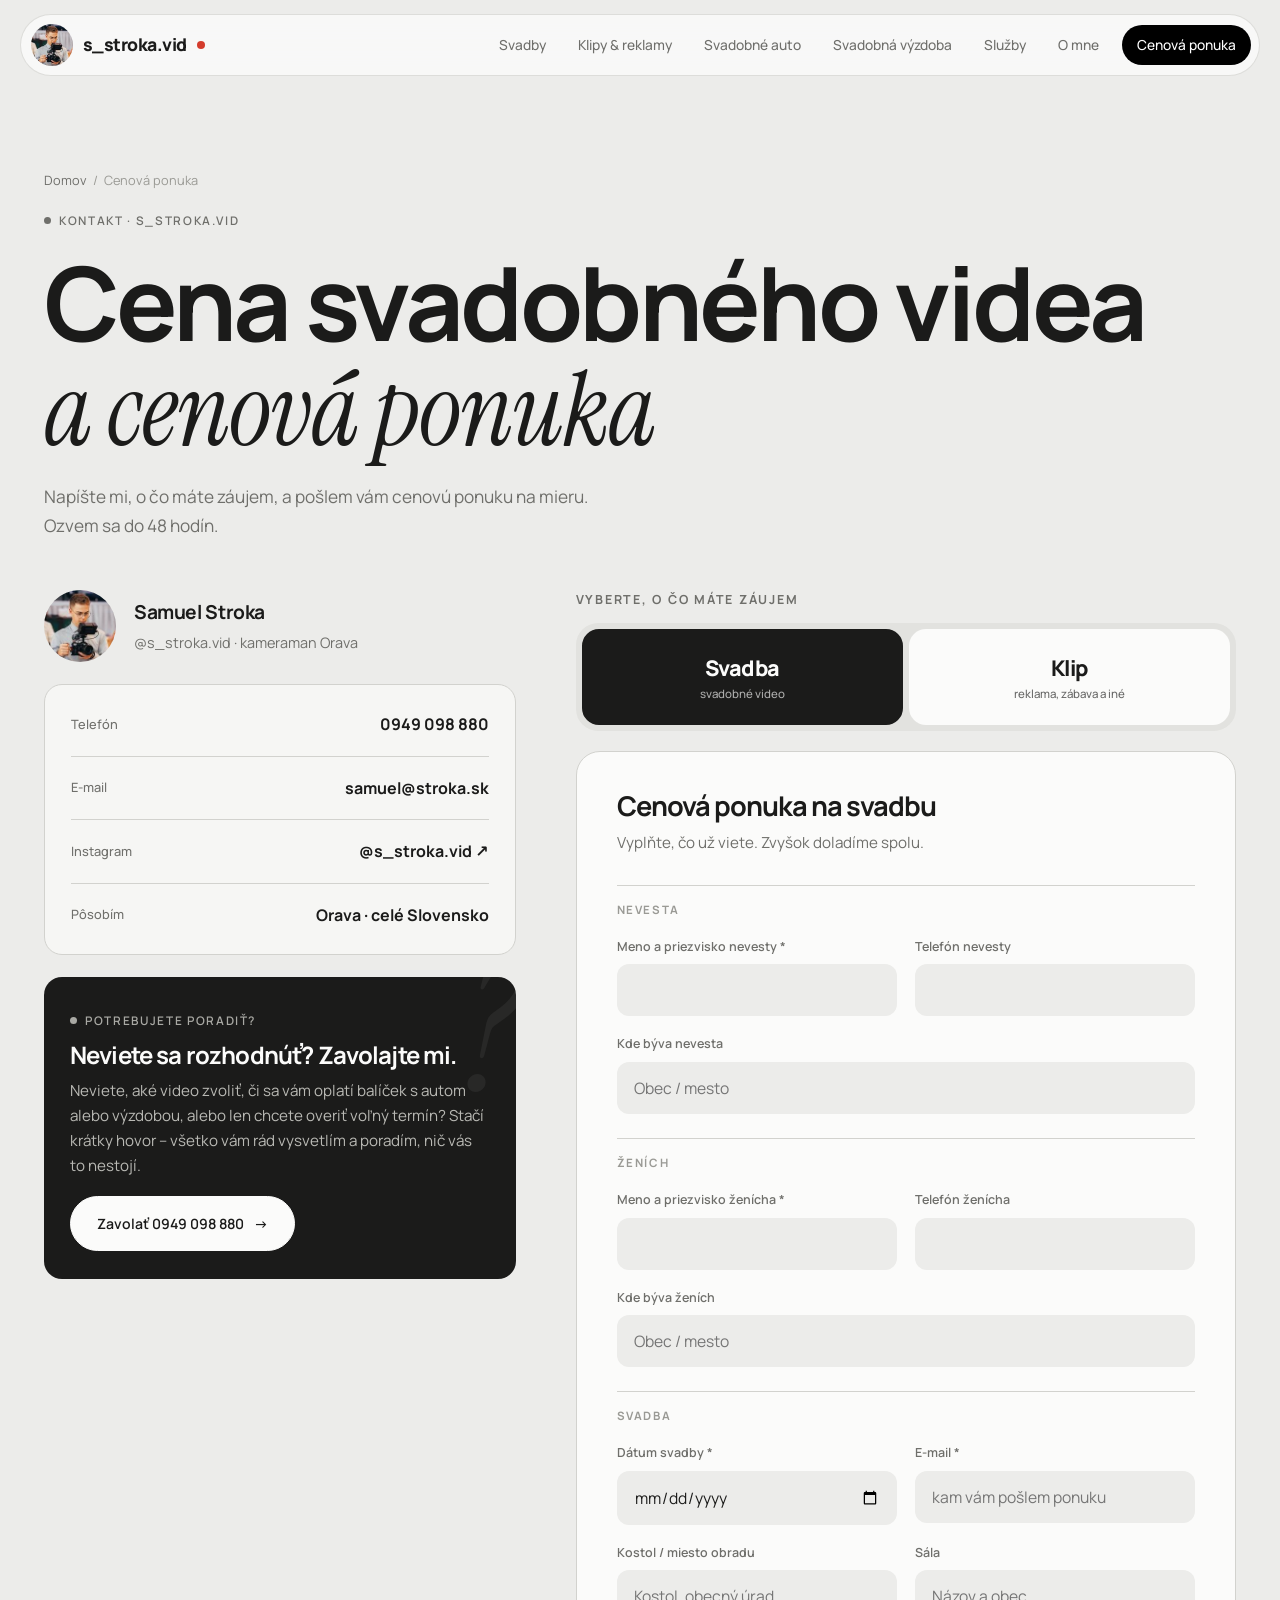
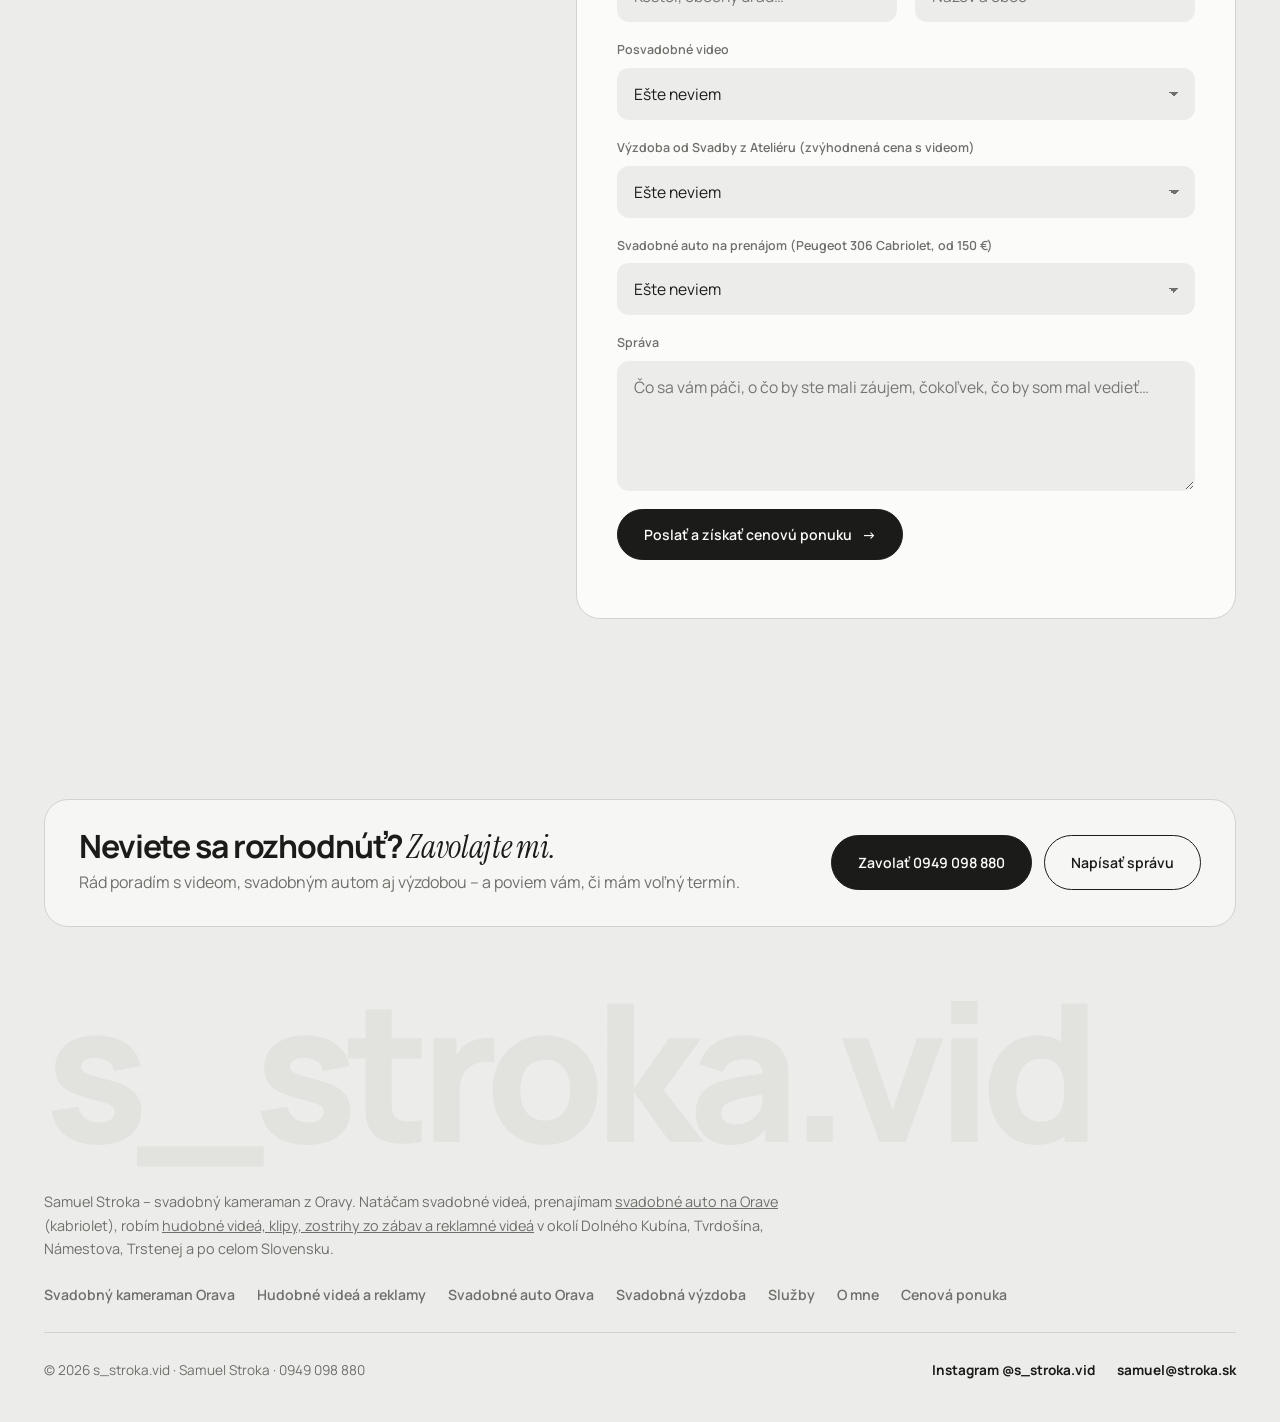
<file: cenova-ponuka.html>
<!doctype html>
<html lang="sk">
<head>
<meta charset="utf-8">
<meta name="viewport" content="width=device-width, initial-scale=1">
<title>Cena svadobného videa a cenová ponuka – kameraman Orava | s_stroka.vid</title>
<meta name="description" content="Nezáväzná cenová ponuka na svadobné video, hudobné video, klip alebo reklamu od kameramana z Oravy. Ozvem sa do 48 hodín. Tel. 0949 098 880, samuel@stroka.sk.">
<link rel="canonical" href="https://strokavid.sk/cenova-ponuka">
<meta name="robots" content="index, follow, max-image-preview:large">
<meta name="author" content="Samuel Stroka">
<meta name="geo.region" content="SK-ZI">
<meta name="geo.placename" content="Orava">
<meta name="theme-color" content="#ececea">
<meta property="og:type" content="website">
<meta property="og:locale" content="sk_SK">
<meta property="og:site_name" content="s_stroka.vid">
<meta property="og:title" content="Cena svadobného videa a cenová ponuka – kameraman Orava | s_stroka.vid">
<meta property="og:description" content="Nezáväzná cenová ponuka na svadobné video, hudobné video, klip alebo reklamu od kameramana z Oravy. Ozvem sa do 48 hodín. Tel. 0949 098 880, samuel@stroka.sk.">
<meta property="og:url" content="https://strokavid.sk/cenova-ponuka">
<meta property="og:image" content="https://i.ytimg.com/vi/8y20lmfLhx4/maxresdefault.jpg">
<meta property="og:image:alt" content="Svadobný kameraman Orava – s_stroka.vid">
<meta name="twitter:card" content="summary_large_image">
<link rel="icon" href="/samuel-stroka.jpg" type="image/jpeg">
<link rel="apple-touch-icon" href="/samuel-stroka.jpg">
<link rel="preconnect" href="https://fonts.googleapis.com">
<link rel="preconnect" href="https://fonts.gstatic.com" crossorigin>
<link href="https://fonts.googleapis.com/css2?family=Manrope:wght@300;400;500;600;700;800&amp;family=Instrument+Serif:ital@0;1&amp;display=swap" rel="stylesheet">
<link rel="stylesheet" href="/styles.css">
<script type="application/ld+json">{"@context": "https://schema.org", "@graph": [{"@type": "ContactPage", "@id": "https://strokavid.sk/cenova-ponuka#page", "url": "https://strokavid.sk/cenova-ponuka", "name": "Cenová ponuka", "isPartOf": {"@id": "https://strokavid.sk/#web"}, "about": {"@id": "https://strokavid.sk/#samuel"}}, {"@type": "BreadcrumbList", "itemListElement": [{"@type": "ListItem", "position": 1, "name": "Svadobný kameraman Orava", "item": "https://strokavid.sk/"}, {"@type": "ListItem", "position": 2, "name": "Cenová ponuka", "item": "https://strokavid.sk/cenova-ponuka"}]}]}</script>
</head>
<body>

<header>
  <div class="nav">
    <a href="/" class="logo" aria-label="s_stroka.vid – svadobný kameraman Orava"><img src="/samuel-stroka.jpg" alt="Samuel Stroka – kameraman Orava" width="42" height="42">s_stroka.vid <i></i></a>
    <nav class="links" aria-label="Hlavné menu">
      <a href="/">Svadby</a>
      <a href="/klipy-a-reklamy">Klipy & reklamy</a>
      <a href="/svadobne-auto">Svadobné auto</a>
      <a href="/svadobna-vyzdoba">Svadobná výzdoba</a>
      <a href="/sluzby">Služby</a>
      <a href="/o-mne">O mne</a>
      <a href="/cenova-ponuka" class="cta-link active" aria-current="page">Cenová ponuka</a>
    </nav>
    <button class="burger" id="burger" aria-label="Menu"><span></span><span></span></button>
  </div>
</header>

<main>
<div class="page">
  <div class="page-head">
    <div class="wrap">
      <nav class="crumbs" aria-label="Navigácia"><a href="/">Domov</a><span>/</span>Cenová ponuka</nav>
      <div class="tag">Kontakt · s_stroka.vid</div>
      <h1>Cena svadobného videa <span class="it">a cenová ponuka</span></h1>
      <p>Napíšte mi, o čo máte záujem, a pošlem vám cenovú ponuku na mieru. Ozvem sa do 48 hodín.</p>
    </div>
  </div>
  <section style="padding-top:0">
    <div class="wrap contact">
      <div class="reveal">
        <div class="info-head"><img src="/samuel-stroka.jpg" alt="Samuel Stroka"><div><b>Samuel Stroka</b><span>@s_stroka.vid · kameraman Orava</span></div></div>
        <div class="info-card">
          <div class="info-row"><span>Telefón</span><a href="tel:+421949098880">0949 098 880</a></div>
          <div class="info-row"><span>E-mail</span><a href="mailto:samuel@stroka.sk">samuel@stroka.sk</a></div>
          <div class="info-row"><span>Instagram</span><a href="https://www.instagram.com/s_stroka.vid/" target="_blank" rel="noopener">@s_stroka.vid ↗</a></div>
          <div class="info-row"><span>Pôsobím</span><b>Orava · celé Slovensko</b></div>
        </div>
        <div class="helpbox">
          <div class="tag" style="color:#a9a9a4">Potrebujete poradiť?</div>
          <h2 style="font-size:1.5rem;margin:12px 0 10px">Neviete sa rozhodnúť? Zavolajte mi.</h2>
          <p>Neviete, aké video zvoliť, či sa vám oplatí balíček s autom alebo výzdobou, alebo len chcete overiť voľný termín? Stačí krátky hovor – všetko vám rád vysvetlím a poradím, nič vás to nestojí.</p>
          <a href="tel:+421949098880" class="btn">Zavolať 0949 098 880 <span class="ar">→</span></a>
        </div>
      </div>

      <div class="reveal">
        <div class="tabs-label">Vyberte, o čo máte záujem</div>
        <div class="tabs" role="tablist">
          <button type="button" class="on" data-tab="wForm">Svadba<small>svadobné video</small></button>
          <button type="button" data-tab="oForm">Klip<small>reklama, zábava a iné</small></button>
        </div>

        <!-- SVADOBNÝ FORMULÁR – príde na samuel@stroka.sk -->
        <form id="wForm" class="order">
          <h2 style="grid-column:1/-1;font-size:1.7rem">Cenová ponuka na svadbu</h2>
          <p class="lead">Vyplňte, čo už viete. Zvyšok doladíme spolu.</p>
          <input type="hidden" name="_subject" value="Nový dopyt na SVADBU – s_stroka.vid">
          <input type="hidden" name="Typ" value="Svadobné video">
          <input type="text" name="_honey" class="hp" tabindex="-1" autocomplete="off">
          <div class="f-sec">Nevesta</div>
          <div class="f"><label>Meno a priezvisko nevesty *</label><input name="Nevesta – meno" required></div>
          <div class="f"><label>Telefón nevesty</label><input name="Nevesta – telefón" type="tel"></div>
          <div class="f full"><label>Kde býva nevesta</label><input name="Nevesta – bydlisko" placeholder="Obec / mesto"></div>
          <div class="f-sec">Ženích</div>
          <div class="f"><label>Meno a priezvisko ženícha *</label><input name="Ženích – meno" required></div>
          <div class="f"><label>Telefón ženícha</label><input name="Ženích – telefón" type="tel"></div>
          <div class="f full"><label>Kde býva ženích</label><input name="Ženích – bydlisko" placeholder="Obec / mesto"></div>
          <div class="f-sec">Svadba</div>
          <div class="f"><label>Dátum svadby *</label><input name="Dátum svadby" type="date" required></div>
          <div class="f"><label>E-mail *</label><input name="email" type="email" required placeholder="kam vám pošlem ponuku"></div>
          <div class="f"><label>Kostol / miesto obradu</label><input name="Obrad" placeholder="Kostol, obecný úrad…"></div>
          <div class="f"><label>Sála</label><input name="Sála" placeholder="Názov a obec"></div>
          <div class="f full"><label>Posvadobné video</label>
            <select name="Posvadobné video">
              <option>Áno – mimo svadobného dňa</option>
              <option>Áno – počas svadobného dňa</option>
              <option>Nie</option>
              <option selected>Ešte neviem</option>
            </select></div>
          <div class="f full"><label>Výzdoba od Svadby z Ateliéru (zvýhodnená cena s videom)</label>
            <select name="Výzdoba Svadby z Ateliéru">
              <option>Áno, mám záujem</option>
              <option>Nie</option>
              <option selected>Ešte neviem</option>
            </select></div>
          <div class="f full"><label>Svadobné auto na prenájom (Peugeot 306 Cabriolet, od 150 €)</label>
            <select name="Svadobné auto">
              <option>Áno, mám záujem</option>
              <option>Áno – balíček svadobné video + kabriolet</option>
              <option>Nie</option>
              <option selected>Ešte neviem</option>
            </select></div>
          <div class="f full"><label>Správa</label><textarea name="Správa" placeholder="Čo sa vám páči, o čo by ste mali záujem, čokoľvek, čo by som mal vedieť…"></textarea></div>
          <div class="f full"><button class="btn" type="submit" style="width:max-content">Poslať a získať cenovú ponuku <span class="ar">→</span></button></div>
          <div class="form-msg"></div>
        </form>

        <!-- OSTATNÉ – príde na samuel@stroka.sk -->
        <form id="oForm" class="order" hidden>
          <h2 style="grid-column:1/-1;font-size:1.7rem">Klip, reklama a iné</h2>
          <p class="lead">Napíšte mi, čo máte v pláne, a pošlem vám cenovú ponuku.</p>
          <input type="hidden" name="_subject" value="Nový dopyt (klip / reklama) – s_stroka.vid">
          <input type="text" name="_honey" class="hp" tabindex="-1" autocomplete="off">
          <div class="f"><label>Meno a priezvisko / firma *</label><input name="Meno" required></div>
          <div class="f"><label>E-mail *</label><input name="email" type="email" required></div>
          <div class="f"><label>Telefón</label><input name="Telefón" type="tel"></div>
          <div class="f"><label>Čo chcete objednať *</label>
            <select id="typ" name="Typ" required>
              <option value="">Vyberte…</option>
              <option>Reklama</option><option>Zostrih zo zábavy / koncertu</option><option>Hudobné video</option><option>Krátke video na Instagram / TikTok</option><option>Iné</option>
            </select></div>
          <div class="f"><label>Dátum</label><input name="Dátum" type="date"></div>
          <div class="f"><label>Miesto</label><input name="Miesto" placeholder="Obec, podnik…"></div>
          <div class="f full"><label>Správa *</label><textarea name="Správa" required placeholder="Opíšte projekt – čo, kedy, kde, pre koho…"></textarea></div>
          <div class="f full"><button class="btn" type="submit" style="width:max-content">Poslať a získať cenovú ponuku <span class="ar">→</span></button></div>
          <div class="form-msg"></div>
        </form>
      </div>
    </div>
  </section>
</div>
</main>

<footer>
  <div class="wrap">
    <div class="callband">
      <div>
        <h2 style="font-size:clamp(1.4rem,2.8vw,2rem)">Neviete sa rozhodnúť? <span class="it">Zavolajte mi.</span></h2>
        <p>Rád poradím s videom, svadobným autom aj výzdobou – a poviem vám, či mám voľný termín.</p>
      </div>
      <div class="hero-btns">
        <a href="tel:+421949098880" class="btn">Zavolať 0949 098 880</a>
        <a href="/cenova-ponuka" class="btn ghost">Napísať správu</a>
      </div>
    </div>
    <div class="foot-big" aria-hidden="true">s_stroka.vid</div>
    <p style="color:var(--muted);font-size:.9rem;max-width:760px;margin-bottom:22px">Samuel Stroka – svadobný kameraman z Oravy. Natáčam svadobné videá, prenajímam <a href="/svadobne-auto" style="text-decoration:underline">svadobné auto na Orave</a> (kabriolet), robím <a href="/klipy-a-reklamy" style="text-decoration:underline">hudobné videá, klipy, zostrihy zo zábav a reklamné videá</a> v okolí Dolného Kubína, Tvrdošína, Námestova, Trstenej a po celom Slovensku.</p>
    <nav class="foot-nav" aria-label="Odkazy v päte">
      <a href="/">Svadobný kameraman Orava</a>
      <a href="/klipy-a-reklamy">Hudobné videá a reklamy</a>
      <a href="/svadobne-auto">Svadobné auto Orava</a>
      <a href="/svadobna-vyzdoba">Svadobná výzdoba</a>
      <a href="/sluzby">Služby</a>
      <a href="/o-mne">O mne</a>
      <a href="/cenova-ponuka">Cenová ponuka</a>
    </nav>
    <div class="foot">
      <div>© <span id="yr">2026</span> s_stroka.vid · Samuel Stroka · 0949 098 880</div>
      <div class="social">
        <a href="https://www.instagram.com/s_stroka.vid/" target="_blank" rel="noopener">Instagram @s_stroka.vid</a>
        <a href="mailto:samuel@stroka.sk">samuel@stroka.sk</a>
      </div>
    </div>
  </div>
</footer>

<script src="/main.js" defer></script>
</body>
</html>
</file>
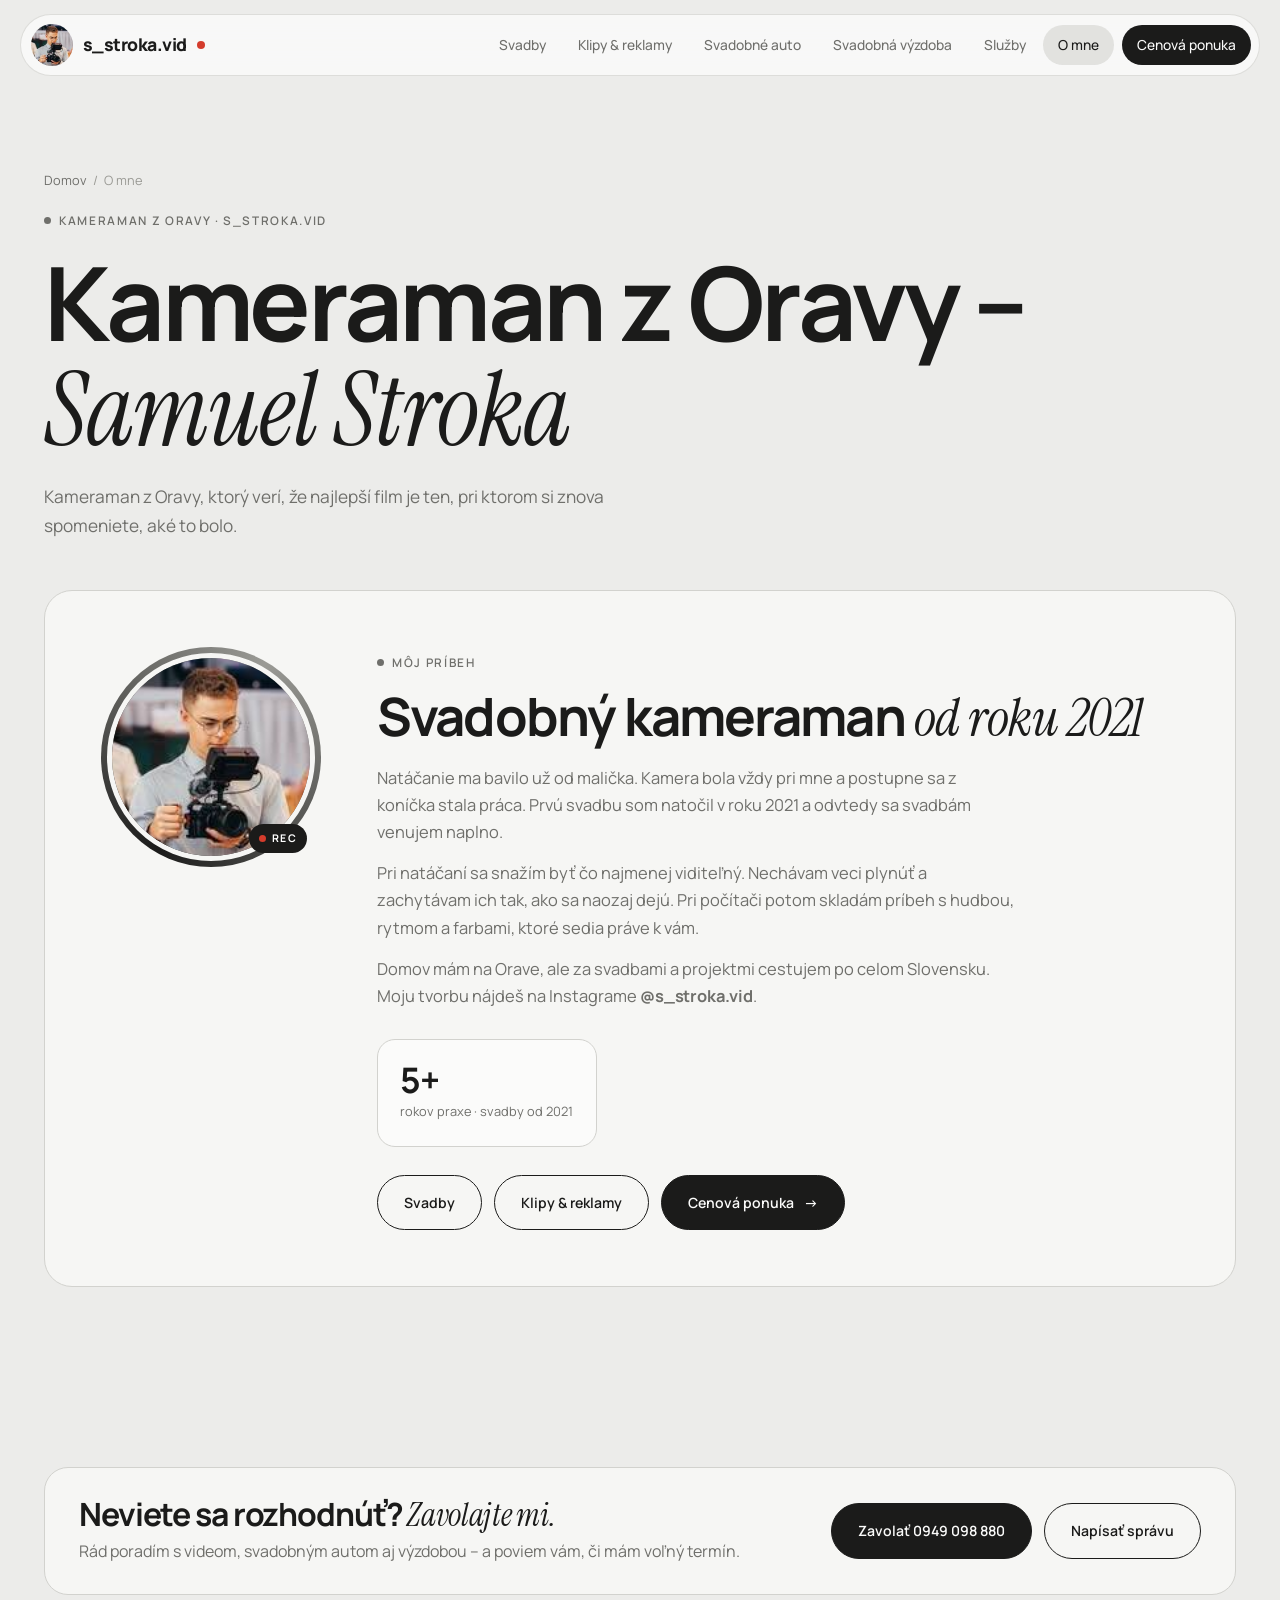
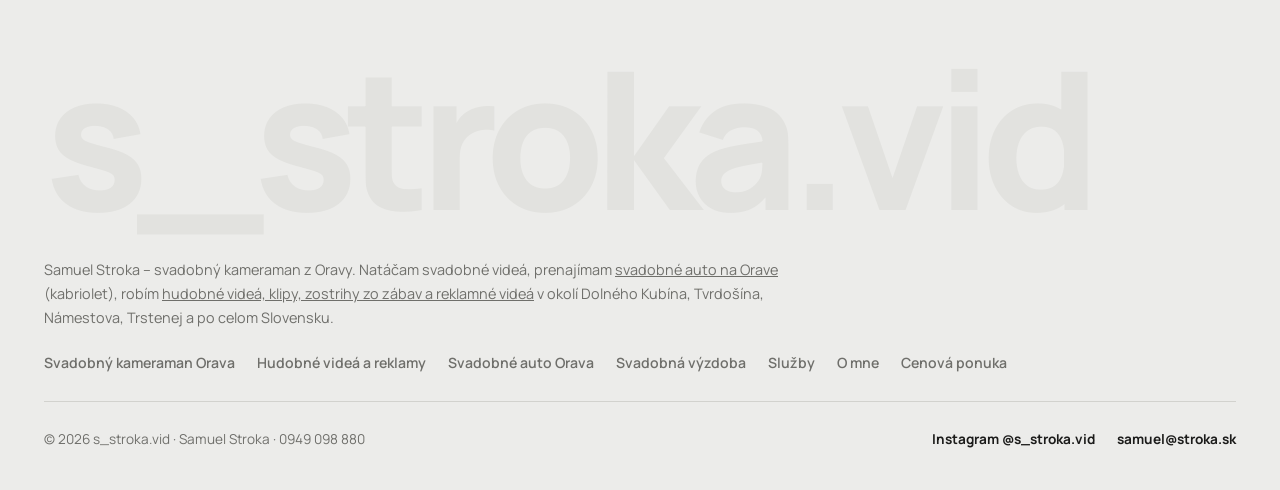
<file: o-mne.html>
<!doctype html>
<html lang="sk">
<head>
<meta charset="utf-8">
<meta name="viewport" content="width=device-width, initial-scale=1">
<title>Samuel Stroka – kameraman z Oravy | s_stroka.vid</title>
<meta name="description" content="Samuel Stroka (s_stroka.vid) – kameraman z Oravy. Svadby natáčam od roku 2021, robím aj hudobné videá, klipy a reklamy. Pôsobím na Orave a po celom Slovensku.">
<link rel="canonical" href="https://strokavid.sk/o-mne">
<meta name="robots" content="index, follow, max-image-preview:large">
<meta name="author" content="Samuel Stroka">
<meta name="geo.region" content="SK-ZI">
<meta name="geo.placename" content="Orava">
<meta name="theme-color" content="#ececea">
<meta property="og:type" content="website">
<meta property="og:locale" content="sk_SK">
<meta property="og:site_name" content="s_stroka.vid">
<meta property="og:title" content="Samuel Stroka – kameraman z Oravy | s_stroka.vid">
<meta property="og:description" content="Samuel Stroka (s_stroka.vid) – kameraman z Oravy. Svadby natáčam od roku 2021, robím aj hudobné videá, klipy a reklamy. Pôsobím na Orave a po celom Slovensku.">
<meta property="og:url" content="https://strokavid.sk/o-mne">
<meta property="og:image" content="https://i.ytimg.com/vi/8y20lmfLhx4/maxresdefault.jpg">
<meta property="og:image:alt" content="Svadobný kameraman Orava – s_stroka.vid">
<meta name="twitter:card" content="summary_large_image">
<link rel="icon" href="/samuel-stroka.jpg" type="image/jpeg">
<link rel="apple-touch-icon" href="/samuel-stroka.jpg">
<link rel="preconnect" href="https://fonts.googleapis.com">
<link rel="preconnect" href="https://fonts.gstatic.com" crossorigin>
<link href="https://fonts.googleapis.com/css2?family=Manrope:wght@300;400;500;600;700;800&amp;family=Instrument+Serif:ital@0;1&amp;display=swap" rel="stylesheet">
<link rel="stylesheet" href="/styles.css">
<script type="application/ld+json">{"@context": "https://schema.org", "@graph": [{"@type": "AboutPage", "@id": "https://strokavid.sk/o-mne#page", "url": "https://strokavid.sk/o-mne", "name": "O mne – Samuel Stroka", "isPartOf": {"@id": "https://strokavid.sk/#web"}, "about": {"@id": "https://strokavid.sk/#samuel"}}, {"@type": "Person", "name": "Samuel Stroka", "jobTitle": "Kameraman", "image": "https://strokavid.sk/samuel-stroka.jpg", "worksFor": {"@id": "https://strokavid.sk/#samuel"}, "sameAs": ["https://www.instagram.com/s_stroka.vid/"]}, {"@type": "BreadcrumbList", "itemListElement": [{"@type": "ListItem", "position": 1, "name": "Svadobný kameraman Orava", "item": "https://strokavid.sk/"}, {"@type": "ListItem", "position": 2, "name": "O mne", "item": "https://strokavid.sk/o-mne"}]}]}</script>
</head>
<body>

<header>
  <div class="nav">
    <a href="/" class="logo" aria-label="s_stroka.vid – svadobný kameraman Orava"><img src="/samuel-stroka.jpg" alt="Samuel Stroka – kameraman Orava" width="42" height="42">s_stroka.vid <i></i></a>
    <nav class="links" aria-label="Hlavné menu">
      <a href="/">Svadby</a>
      <a href="/klipy-a-reklamy">Klipy & reklamy</a>
      <a href="/svadobne-auto">Svadobné auto</a>
      <a href="/svadobna-vyzdoba">Svadobná výzdoba</a>
      <a href="/sluzby">Služby</a>
      <a href="/o-mne" class="active" aria-current="page">O mne</a>
      <a href="/cenova-ponuka" class="cta-link">Cenová ponuka</a>
    </nav>
    <button class="burger" id="burger" aria-label="Menu"><span></span><span></span></button>
  </div>
</header>

<main>
<div class="page">
  <div class="page-head">
    <div class="wrap">
      <nav class="crumbs" aria-label="Navigácia"><a href="/">Domov</a><span>/</span>O mne</nav>
      <div class="tag">Kameraman z Oravy · s_stroka.vid</div>
      <h1>Kameraman z Oravy – <span class="it">Samuel Stroka</span></h1>
      <p>Kameraman z Oravy, ktorý verí, že najlepší film je ten, pri ktorom si znova spomeniete, aké to bolo.</p>
    </div>
  </div>
  <section style="padding-top:0">
    <div class="wrap">
      <div class="me reveal" style="align-items:start">
        <div class="avatar"><img src="/samuel-stroka.jpg" alt="Samuel Stroka"><div class="rec"><i></i>REC</div></div>
        <div>
          <div class="tag">Môj príbeh</div>
          <h2 style="margin:16px 0 18px">Svadobný kameraman <span class="it">od roku 2021</span></h2>
          <p>Natáčanie ma bavilo už od malička. Kamera bola vždy pri mne a postupne sa z koníčka stala práca. Prvú svadbu som natočil v roku 2021 a odvtedy sa svadbám venujem naplno.</p>
          <p>Pri natáčaní sa snažím byť čo najmenej viditeľný. Nechávam veci plynúť a zachytávam ich tak, ako sa naozaj dejú. Pri počítači potom skladám príbeh s hudbou, rytmom a farbami, ktoré sedia práve k vám.</p>
          <p>Domov mám na Orave, ale za svadbami a projektmi cestujem po celom Slovensku. Moju tvorbu nájdeš na Instagrame <a class="handle" href="https://www.instagram.com/s_stroka.vid/" target="_blank" rel="noopener">@s_stroka.vid</a>.</p>
          <div class="stats" style="grid-template-columns:minmax(0,220px)">
            <div class="stat"><b data-count="5">0</b><span>rokov praxe · svadby od 2021</span></div>
          </div>
          <div class="hero-btns" style="margin-top:28px">
            <a href="/" class="btn ghost">Svadby</a>
            <a href="/klipy-a-reklamy" class="btn ghost">Klipy & reklamy</a>
            <a href="/cenova-ponuka" class="btn">Cenová ponuka <span class="ar">→</span></a>
          </div>
        </div>
      </div>
    </div>
  </section>
</div>
</main>

<footer>
  <div class="wrap">
    <div class="callband">
      <div>
        <h2 style="font-size:clamp(1.4rem,2.8vw,2rem)">Neviete sa rozhodnúť? <span class="it">Zavolajte mi.</span></h2>
        <p>Rád poradím s videom, svadobným autom aj výzdobou – a poviem vám, či mám voľný termín.</p>
      </div>
      <div class="hero-btns">
        <a href="tel:+421949098880" class="btn">Zavolať 0949 098 880</a>
        <a href="/cenova-ponuka" class="btn ghost">Napísať správu</a>
      </div>
    </div>
    <div class="foot-big" aria-hidden="true">s_stroka.vid</div>
    <p style="color:var(--muted);font-size:.9rem;max-width:760px;margin-bottom:22px">Samuel Stroka – svadobný kameraman z Oravy. Natáčam svadobné videá, prenajímam <a href="/svadobne-auto" style="text-decoration:underline">svadobné auto na Orave</a> (kabriolet), robím <a href="/klipy-a-reklamy" style="text-decoration:underline">hudobné videá, klipy, zostrihy zo zábav a reklamné videá</a> v okolí Dolného Kubína, Tvrdošína, Námestova, Trstenej a po celom Slovensku.</p>
    <nav class="foot-nav" aria-label="Odkazy v päte">
      <a href="/">Svadobný kameraman Orava</a>
      <a href="/klipy-a-reklamy">Hudobné videá a reklamy</a>
      <a href="/svadobne-auto">Svadobné auto Orava</a>
      <a href="/svadobna-vyzdoba">Svadobná výzdoba</a>
      <a href="/sluzby">Služby</a>
      <a href="/o-mne">O mne</a>
      <a href="/cenova-ponuka">Cenová ponuka</a>
    </nav>
    <div class="foot">
      <div>© <span id="yr">2026</span> s_stroka.vid · Samuel Stroka · 0949 098 880</div>
      <div class="social">
        <a href="https://www.instagram.com/s_stroka.vid/" target="_blank" rel="noopener">Instagram @s_stroka.vid</a>
        <a href="mailto:samuel@stroka.sk">samuel@stroka.sk</a>
      </div>
    </div>
  </div>
</footer>

<script src="/main.js" defer></script>
</body>
</html>
</file>
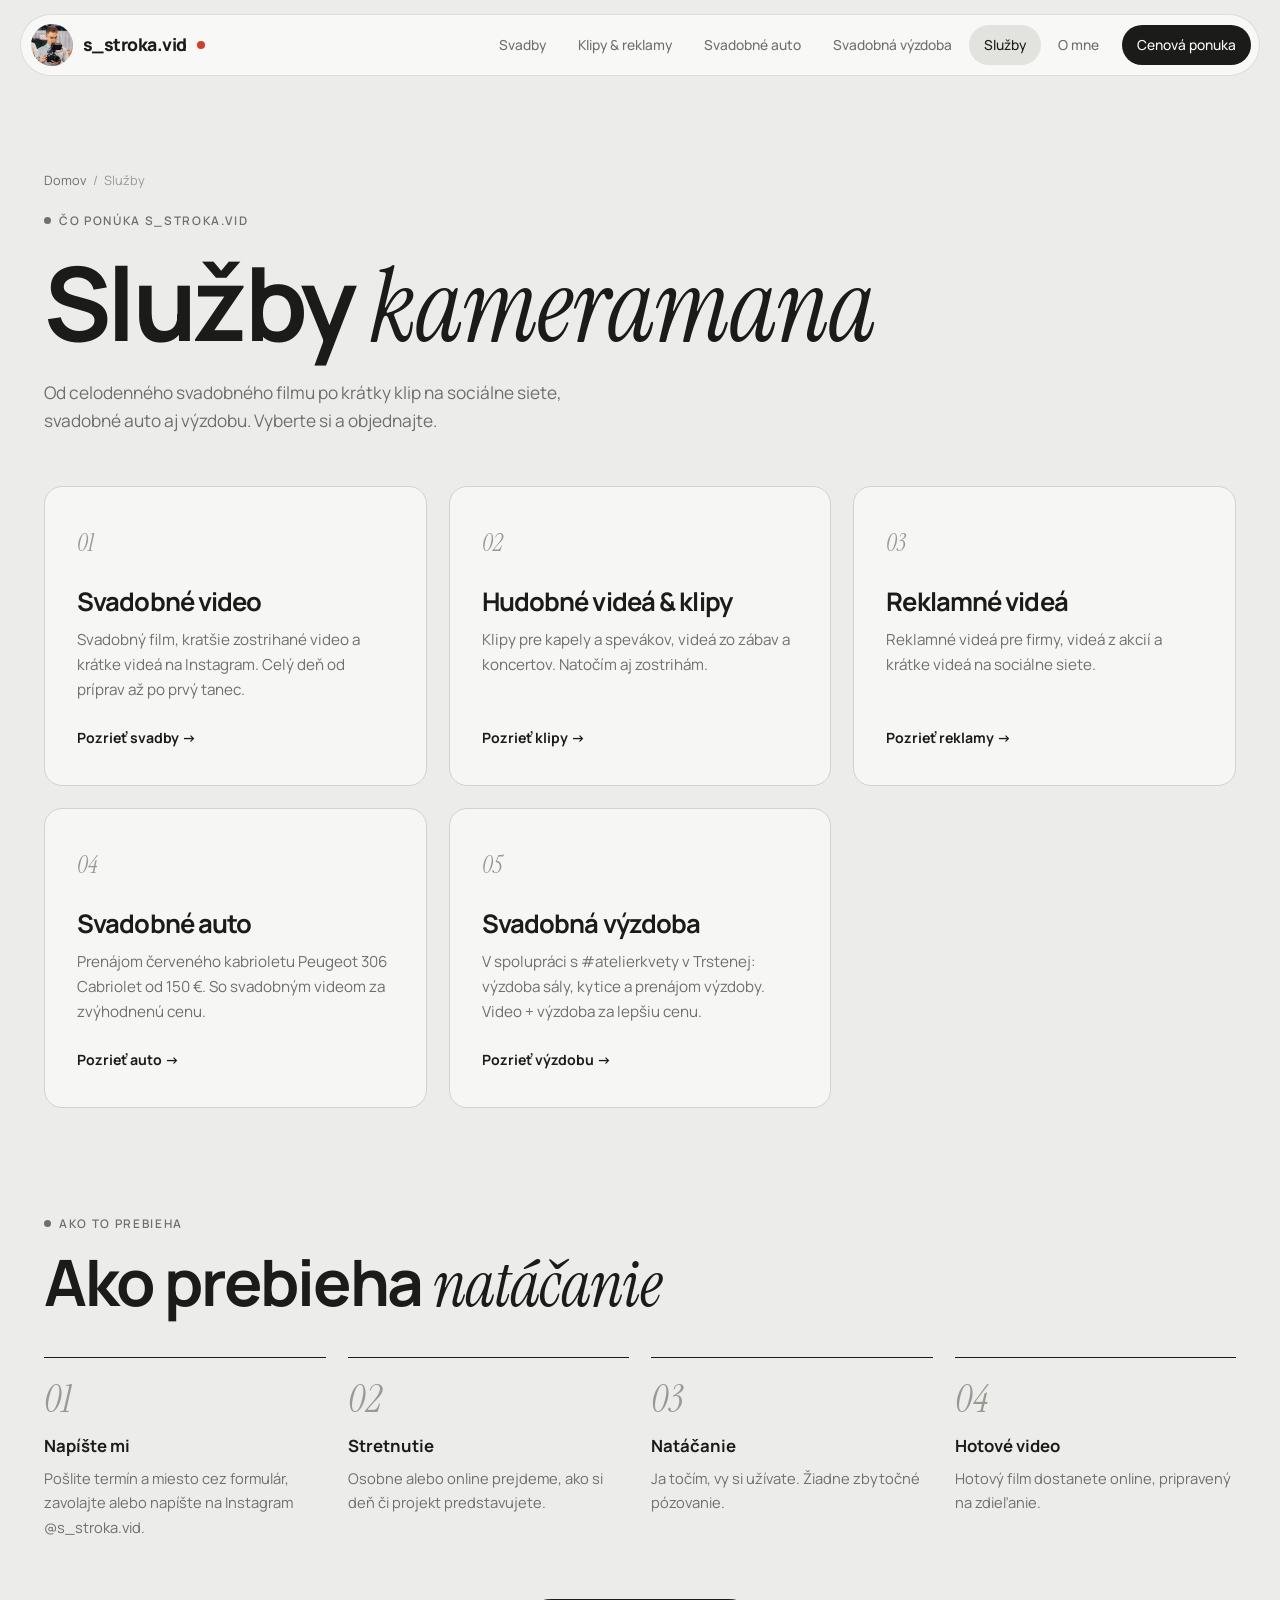
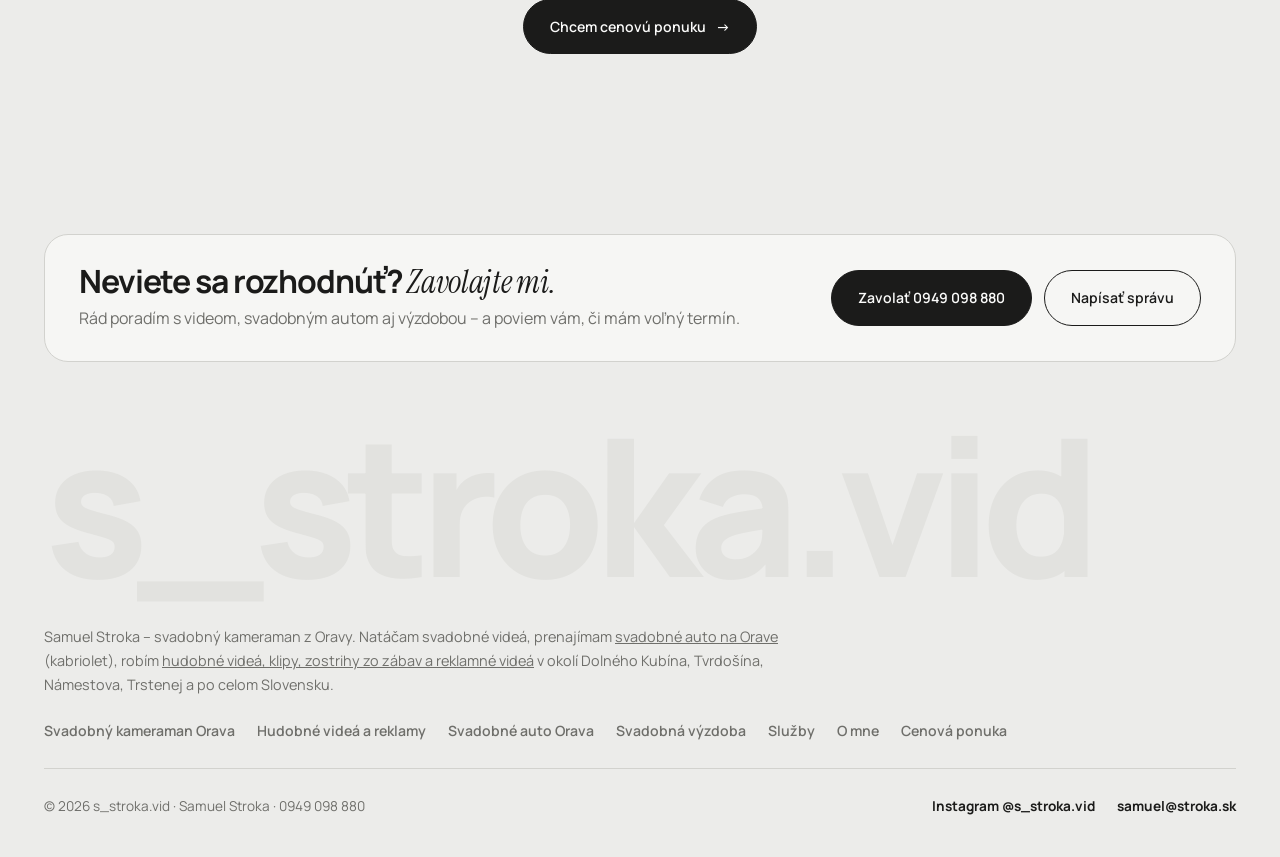
<file: sluzby.html>
<!doctype html>
<html lang="sk">
<head>
<meta charset="utf-8">
<meta name="viewport" content="width=device-width, initial-scale=1">
<title>Služby kameramana Orava – svadobné video, klipy, reklamy | s_stroka.vid</title>
<meta name="description" content="Služby kameramana s_stroka.vid: svadobné video a svadobný film, hudobné videá a klipy, reklamné videá, prenájom svadobného auta a svadobná výzdoba. Orava a celé Slovensko.">
<link rel="canonical" href="https://strokavid.sk/sluzby">
<meta name="robots" content="index, follow, max-image-preview:large">
<meta name="author" content="Samuel Stroka">
<meta name="geo.region" content="SK-ZI">
<meta name="geo.placename" content="Orava">
<meta name="theme-color" content="#ececea">
<meta property="og:type" content="website">
<meta property="og:locale" content="sk_SK">
<meta property="og:site_name" content="s_stroka.vid">
<meta property="og:title" content="Služby kameramana Orava – svadobné video, klipy, reklamy | s_stroka.vid">
<meta property="og:description" content="Služby kameramana s_stroka.vid: svadobné video a svadobný film, hudobné videá a klipy, reklamné videá, prenájom svadobného auta a svadobná výzdoba. Orava a celé Slovensko.">
<meta property="og:url" content="https://strokavid.sk/sluzby">
<meta property="og:image" content="https://i.ytimg.com/vi/8y20lmfLhx4/maxresdefault.jpg">
<meta property="og:image:alt" content="Svadobný kameraman Orava – s_stroka.vid">
<meta name="twitter:card" content="summary_large_image">
<link rel="icon" href="/samuel-stroka.jpg" type="image/jpeg">
<link rel="apple-touch-icon" href="/samuel-stroka.jpg">
<link rel="preconnect" href="https://fonts.googleapis.com">
<link rel="preconnect" href="https://fonts.gstatic.com" crossorigin>
<link href="https://fonts.googleapis.com/css2?family=Manrope:wght@300;400;500;600;700;800&amp;family=Instrument+Serif:ital@0;1&amp;display=swap" rel="stylesheet">
<link rel="stylesheet" href="/styles.css">
<script type="application/ld+json">{"@context": "https://schema.org", "@graph": [{"@type": "WebPage", "@id": "https://strokavid.sk/sluzby#page", "url": "https://strokavid.sk/sluzby", "name": "Služby", "description": "Služby kameramana s_stroka.vid: svadobné video a svadobný film, hudobné videá a klipy, reklamné videá, prenájom svadobného auta a svadobná výzdoba. Orava a celé Slovensko.", "inLanguage": "sk", "isPartOf": {"@id": "https://strokavid.sk/#web"}, "about": {"@id": "https://strokavid.sk/#samuel"}}, {"@type": "BreadcrumbList", "itemListElement": [{"@type": "ListItem", "position": 1, "name": "Svadobný kameraman Orava", "item": "https://strokavid.sk/"}, {"@type": "ListItem", "position": 2, "name": "Služby", "item": "https://strokavid.sk/sluzby"}]}]}</script>
</head>
<body>

<header>
  <div class="nav">
    <a href="/" class="logo" aria-label="s_stroka.vid – svadobný kameraman Orava"><img src="/samuel-stroka.jpg" alt="Samuel Stroka – kameraman Orava" width="42" height="42">s_stroka.vid <i></i></a>
    <nav class="links" aria-label="Hlavné menu">
      <a href="/">Svadby</a>
      <a href="/klipy-a-reklamy">Klipy & reklamy</a>
      <a href="/svadobne-auto">Svadobné auto</a>
      <a href="/svadobna-vyzdoba">Svadobná výzdoba</a>
      <a href="/sluzby" class="active" aria-current="page">Služby</a>
      <a href="/o-mne">O mne</a>
      <a href="/cenova-ponuka" class="cta-link">Cenová ponuka</a>
    </nav>
    <button class="burger" id="burger" aria-label="Menu"><span></span><span></span></button>
  </div>
</header>

<main>
<div class="page">
  <div class="page-head">
    <div class="wrap">
      <nav class="crumbs" aria-label="Navigácia"><a href="/">Domov</a><span>/</span>Služby</nav>
      <div class="tag">Čo ponúka s_stroka.vid</div>
      <h1>Služby <span class="it">kameramana</span></h1>
      <p>Od celodenného svadobného filmu po krátky klip na sociálne siete, svadobné auto aj výzdobu. Vyberte si a objednajte.</p>
    </div>
  </div>
  <section style="padding-top:0">
    <div class="wrap">
      <div class="cards">
        <div class="svc reveal"><div class="n">01</div><h3>Svadobné video</h3><p>Svadobný film, kratšie zostrihané video a krátke videá na Instagram. Celý deň od príprav až po prvý tanec.</p><a href="/" class="more">Pozrieť svadby →</a></div>
        <div class="svc reveal"><div class="n">02</div><h3>Hudobné videá & klipy</h3><p>Klipy pre kapely a spevákov, videá zo zábav a koncertov. Natočím aj zostrihám.</p><a href="/klipy-a-reklamy" class="more">Pozrieť klipy →</a></div>
        <div class="svc reveal"><div class="n">03</div><h3>Reklamné videá</h3><p>Reklamné videá pre firmy, videá z akcií a krátke videá na sociálne siete.</p><a href="/klipy-a-reklamy" class="more">Pozrieť reklamy →</a></div>
        <div class="svc reveal"><div class="n">04</div><h3>Svadobné auto</h3><p>Prenájom červeného kabrioletu Peugeot 306 Cabriolet od 150 €. So svadobným videom za zvýhodnenú cenu.</p><a href="/svadobne-auto" class="more">Pozrieť auto →</a></div>
        <div class="svc reveal"><div class="n">05</div><h3>Svadobná výzdoba</h3><p>V spolupráci s #atelierkvety v Trstenej: výzdoba sály, kytice a prenájom výzdoby. Video + výzdoba za lepšiu cenu.</p><a href="/svadobna-vyzdoba" class="more">Pozrieť výzdobu →</a></div>
      </div>
    </div>
  </section>
  <section style="padding-top:0">
    <div class="wrap">
      <div class="sec-title reveal"><div><div class="tag">Ako to prebieha</div><h2>Ako prebieha <span class="it">natáčanie</span></h2></div></div>
      <div class="steps reveal">
        <div class="step"><h4>Napíšte mi</h4><p>Pošlite termín a miesto cez formulár, zavolajte alebo napíšte na Instagram @s_stroka.vid.</p></div>
        <div class="step"><h4>Stretnutie</h4><p>Osobne alebo online prejdeme, ako si deň či projekt predstavujete.</p></div>
        <div class="step"><h4>Natáčanie</h4><p>Ja točím, vy si užívate. Žiadne zbytočné pózovanie.</p></div>
        <div class="step"><h4>Hotové video</h4><p>Hotový film dostanete online, pripravený na zdieľanie.</p></div>
      </div>
      <div style="text-align:center;margin-top:60px" class="reveal"><a href="/cenova-ponuka" class="btn">Chcem cenovú ponuku <span class="ar">→</span></a></div>
    </div>
  </section>
</div>
</main>

<footer>
  <div class="wrap">
    <div class="callband">
      <div>
        <h2 style="font-size:clamp(1.4rem,2.8vw,2rem)">Neviete sa rozhodnúť? <span class="it">Zavolajte mi.</span></h2>
        <p>Rád poradím s videom, svadobným autom aj výzdobou – a poviem vám, či mám voľný termín.</p>
      </div>
      <div class="hero-btns">
        <a href="tel:+421949098880" class="btn">Zavolať 0949 098 880</a>
        <a href="/cenova-ponuka" class="btn ghost">Napísať správu</a>
      </div>
    </div>
    <div class="foot-big" aria-hidden="true">s_stroka.vid</div>
    <p style="color:var(--muted);font-size:.9rem;max-width:760px;margin-bottom:22px">Samuel Stroka – svadobný kameraman z Oravy. Natáčam svadobné videá, prenajímam <a href="/svadobne-auto" style="text-decoration:underline">svadobné auto na Orave</a> (kabriolet), robím <a href="/klipy-a-reklamy" style="text-decoration:underline">hudobné videá, klipy, zostrihy zo zábav a reklamné videá</a> v okolí Dolného Kubína, Tvrdošína, Námestova, Trstenej a po celom Slovensku.</p>
    <nav class="foot-nav" aria-label="Odkazy v päte">
      <a href="/">Svadobný kameraman Orava</a>
      <a href="/klipy-a-reklamy">Hudobné videá a reklamy</a>
      <a href="/svadobne-auto">Svadobné auto Orava</a>
      <a href="/svadobna-vyzdoba">Svadobná výzdoba</a>
      <a href="/sluzby">Služby</a>
      <a href="/o-mne">O mne</a>
      <a href="/cenova-ponuka">Cenová ponuka</a>
    </nav>
    <div class="foot">
      <div>© <span id="yr">2026</span> s_stroka.vid · Samuel Stroka · 0949 098 880</div>
      <div class="social">
        <a href="https://www.instagram.com/s_stroka.vid/" target="_blank" rel="noopener">Instagram @s_stroka.vid</a>
        <a href="mailto:samuel@stroka.sk">samuel@stroka.sk</a>
      </div>
    </div>
  </div>
</footer>

<script src="/main.js" defer></script>
</body>
</html>
</file>
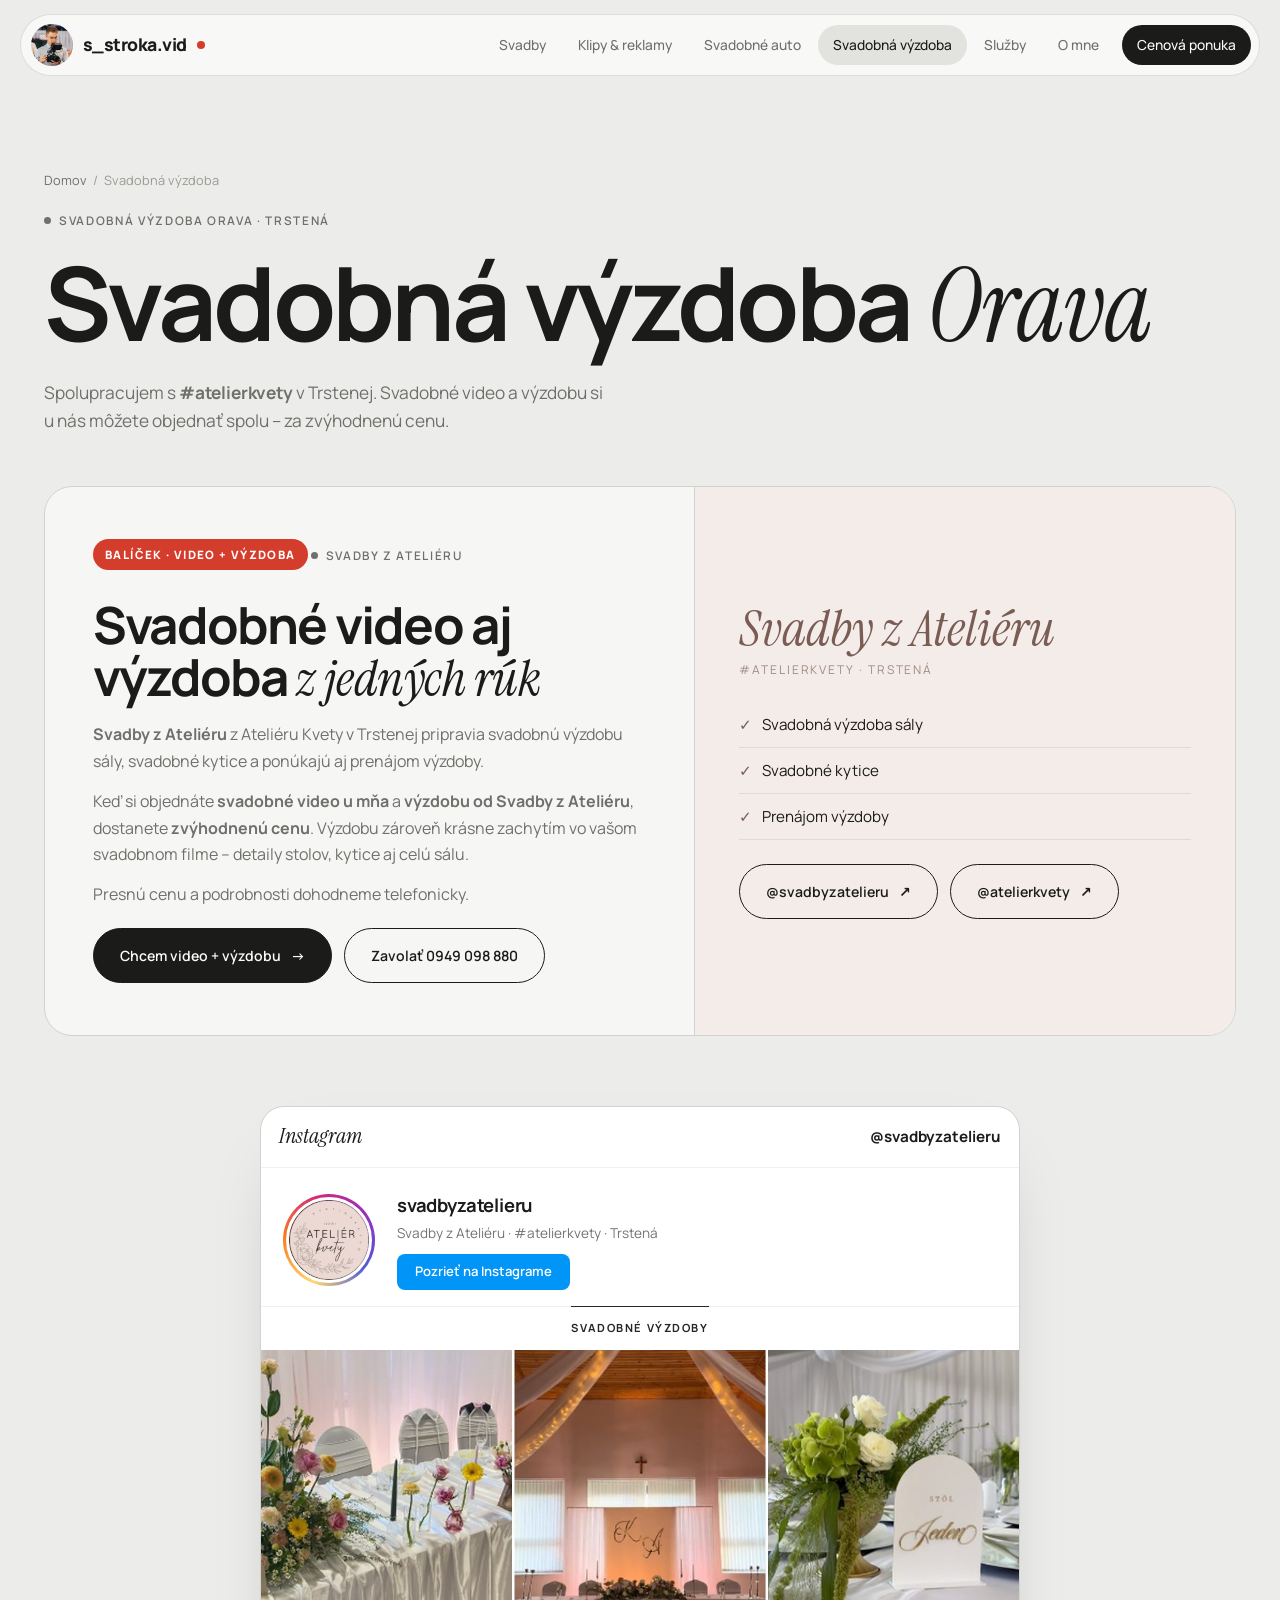
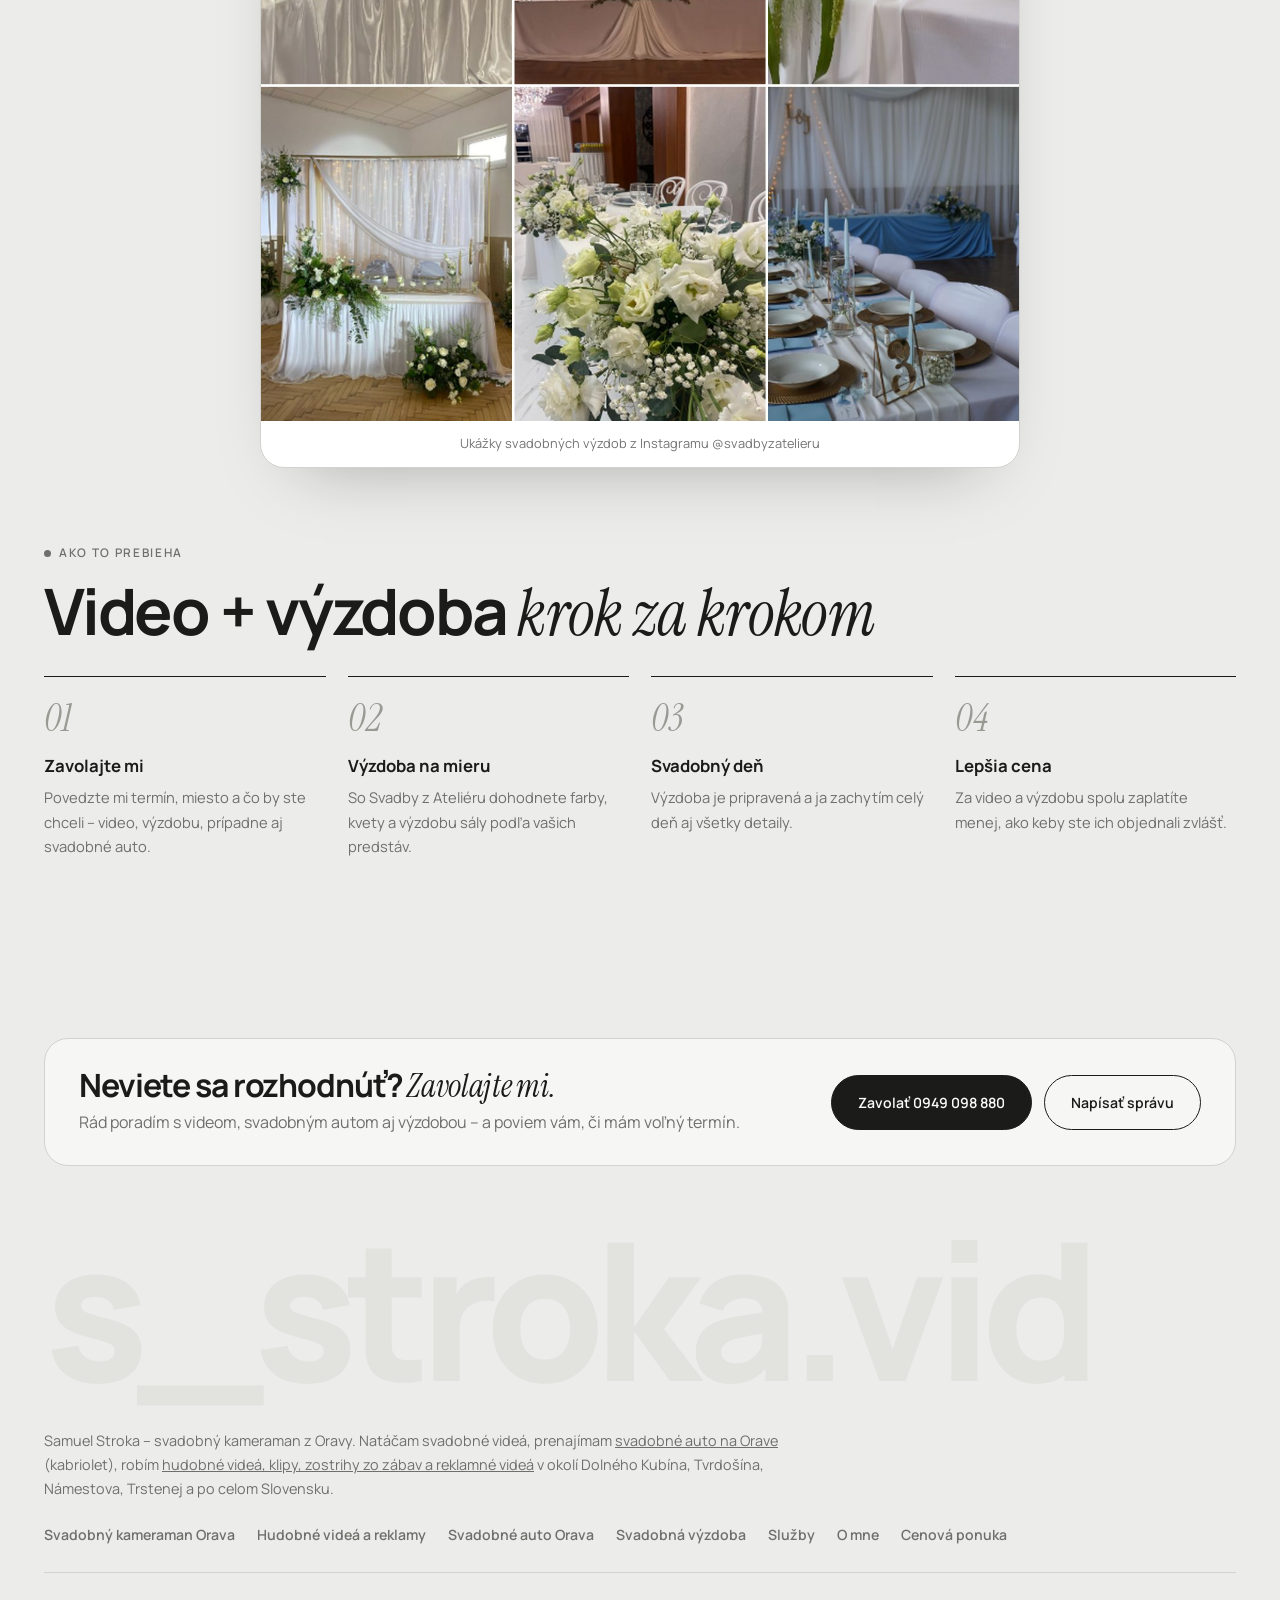
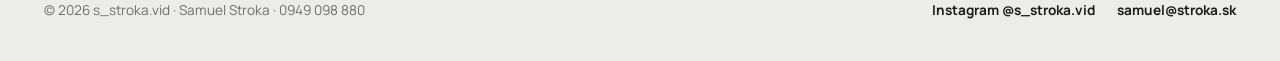
<file: svadobna-vyzdoba.html>
<!doctype html>
<html lang="sk">
<head>
<meta charset="utf-8">
<meta name="viewport" content="width=device-width, initial-scale=1">
<title>Svadobná výzdoba Orava – Svadby z Ateliéru, Trstená | s_stroka.vid</title>
<meta name="description" content="Svadobná výzdoba sály, svadobné kytice a prenájom výzdoby – Svadby z Ateliéru (Ateliér Kvety, Trstená). Svadobné video + výzdoba za zvýhodnenú cenu. Orava.">
<link rel="canonical" href="https://strokavid.sk/svadobna-vyzdoba">
<meta name="robots" content="index, follow, max-image-preview:large">
<meta name="author" content="Samuel Stroka">
<meta name="geo.region" content="SK-ZI">
<meta name="geo.placename" content="Orava">
<meta name="theme-color" content="#ececea">
<meta property="og:type" content="website">
<meta property="og:locale" content="sk_SK">
<meta property="og:site_name" content="s_stroka.vid">
<meta property="og:title" content="Svadobná výzdoba Orava – Svadby z Ateliéru, Trstená | s_stroka.vid">
<meta property="og:description" content="Svadobná výzdoba sály, svadobné kytice a prenájom výzdoby – Svadby z Ateliéru (Ateliér Kvety, Trstená). Svadobné video + výzdoba za zvýhodnenú cenu. Orava.">
<meta property="og:url" content="https://strokavid.sk/svadobna-vyzdoba">
<meta property="og:image" content="https://strokavid.sk/ig-vyzdoba.jpg">
<meta property="og:image:alt" content="Svadobná výzdoba sály – Svadby z Ateliéru, Trstená">
<meta name="twitter:card" content="summary_large_image">
<link rel="icon" href="/samuel-stroka.jpg" type="image/jpeg">
<link rel="apple-touch-icon" href="/samuel-stroka.jpg">
<link rel="preconnect" href="https://fonts.googleapis.com">
<link rel="preconnect" href="https://fonts.gstatic.com" crossorigin>
<link href="https://fonts.googleapis.com/css2?family=Manrope:wght@300;400;500;600;700;800&amp;family=Instrument+Serif:ital@0;1&amp;display=swap" rel="stylesheet">
<link rel="stylesheet" href="/styles.css">
<script type="application/ld+json">{"@context": "https://schema.org", "@graph": [{"@type": "WebPage", "@id": "https://strokavid.sk/svadobna-vyzdoba#page", "url": "https://strokavid.sk/svadobna-vyzdoba", "name": "Svadobná výzdoba Orava", "description": "Svadobná výzdoba sály, svadobné kytice a prenájom výzdoby – Svadby z Ateliéru (Ateliér Kvety, Trstená). Svadobné video + výzdoba za zvýhodnenú cenu. Orava.", "inLanguage": "sk", "isPartOf": {"@id": "https://strokavid.sk/#web"}, "about": {"@id": "https://strokavid.sk/#samuel"}}, {"@type": "Service", "name": "Svadobné video + svadobná výzdoba", "provider": {"@id": "https://strokavid.sk/#samuel"}, "areaServed": "Orava", "url": "https://strokavid.sk/svadobna-vyzdoba"}, {"@type": "BreadcrumbList", "itemListElement": [{"@type": "ListItem", "position": 1, "name": "Svadobný kameraman Orava", "item": "https://strokavid.sk/"}, {"@type": "ListItem", "position": 2, "name": "Svadobná výzdoba", "item": "https://strokavid.sk/svadobna-vyzdoba"}]}]}</script>
</head>
<body>

<header>
  <div class="nav">
    <a href="/" class="logo" aria-label="s_stroka.vid – svadobný kameraman Orava"><img src="/samuel-stroka.jpg" alt="Samuel Stroka – kameraman Orava" width="42" height="42">s_stroka.vid <i></i></a>
    <nav class="links" aria-label="Hlavné menu">
      <a href="/">Svadby</a>
      <a href="/klipy-a-reklamy">Klipy & reklamy</a>
      <a href="/svadobne-auto">Svadobné auto</a>
      <a href="/svadobna-vyzdoba" class="active" aria-current="page">Svadobná výzdoba</a>
      <a href="/sluzby">Služby</a>
      <a href="/o-mne">O mne</a>
      <a href="/cenova-ponuka" class="cta-link">Cenová ponuka</a>
    </nav>
    <button class="burger" id="burger" aria-label="Menu"><span></span><span></span></button>
  </div>
</header>

<main>
<div class="page">
  <div class="page-head">
    <div class="wrap">
      <nav class="crumbs" aria-label="Navigácia"><a href="/">Domov</a><span>/</span>Svadobná výzdoba</nav>
      <div class="tag">Svadobná výzdoba Orava · Trstená</div>
      <h1>Svadobná výzdoba <span class="it">Orava</span></h1>
      <p>Spolupracujem s <a href="https://www.instagram.com/atelierkvety/" target="_blank" rel="noopener" class="handle">#atelierkvety</a> v Trstenej. Svadobné video a výzdobu si u nás môžete objednať spolu – za zvýhodnenú cenu.</p>
    </div>
  </div>
  <section style="padding-top:0">
    <div class="wrap">
      <div class="partner reveal">
        <div class="txt">
          <div class="bdg2">Balíček · Video + výzdoba</div>
          <div class="tag">Svadby z Ateliéru</div>
          <h2>Svadobné video aj výzdoba <span class="it">z jedných rúk</span></h2>
          <p><strong>Svadby z Ateliéru</strong> z Ateliéru Kvety v Trstenej pripravia svadobnú výzdobu sály, svadobné kytice a ponúkajú aj prenájom výzdoby.</p>
          <p>Keď si objednáte <strong>svadobné video u mňa</strong> a <strong>výzdobu od Svadby z Ateliéru</strong>, dostanete <strong>zvýhodnenú cenu</strong>. Výzdobu zároveň krásne zachytím vo vašom svadobnom filme – detaily stolov, kytice aj celú sálu.</p>
          <p>Presnú cenu a podrobnosti dohodneme telefonicky.</p>
          <div class="hero-btns" style="margin-top:20px">
            <a href="/cenova-ponuka?typ=Svadba&amp;vyzdoba=1" class="btn">Chcem video + výzdobu <span class="ar">→</span></a>
            <a href="tel:+421949098880" class="btn ghost">Zavolať 0949 098 880</a>
          </div>
        </div>
        <div class="side">
          <div class="brand">Svadby z Ateliéru<small>#atelierkvety · Trstená</small></div>
          <ul>
            <li>Svadobná výzdoba sály</li>
            <li>Svadobné kytice</li>
            <li>Prenájom výzdoby</li>
          </ul>
          <div class="hero-btns">
            <a href="https://www.instagram.com/svadbyzatelieru/" target="_blank" rel="noopener" class="btn ghost">@svadbyzatelieru <span class="ar">↗</span></a>
            <a href="https://www.instagram.com/atelierkvety/" target="_blank" rel="noopener" class="btn ghost">@atelierkvety <span class="ar">↗</span></a>
          </div>
        </div>
      </div>
      <div class="igcard reveal">
        <div class="bar"><span>Instagram</span>@svadbyzatelieru</div>
        <div class="head">
          <div class="av"><img src="/ig-avatar.jpg" alt="Svadby z Ateliéru – Ateliér Kvety Trstená"></div>
          <div class="who">
            <b>svadbyzatelieru</b>
            <small>Svadby z Ateliéru · #atelierkvety · Trstená</small>
            <a href="https://www.instagram.com/svadbyzatelieru/" target="_blank" rel="noopener">Pozrieť na Instagrame</a>
          </div>
        </div>
        <div class="tabs2"><span>Svadobné výzdoby</span></div>
        <a class="grid" href="https://www.instagram.com/svadbyzatelieru/" target="_blank" rel="noopener"><img src="/ig-vyzdoba.jpg" alt="Svadobné výzdoby sál od Svadby z Ateliéru – Orava, Trstená" loading="lazy"></a>
        <div class="cap">Ukážky svadobných výzdob z Instagramu @svadbyzatelieru</div>
      </div>
      <div class="sec-title reveal" style="margin-top:70px;margin-bottom:30px"><div><div class="tag">Ako to prebieha</div><h2>Video + výzdoba <span class="it">krok za krokom</span></h2></div></div>
      <div class="steps reveal">
        <div class="step"><h4>Zavolajte mi</h4><p>Povedzte mi termín, miesto a čo by ste chceli – video, výzdobu, prípadne aj svadobné auto.</p></div>
        <div class="step"><h4>Výzdoba na mieru</h4><p>So Svadby z Ateliéru dohodnete farby, kvety a výzdobu sály podľa vašich predstáv.</p></div>
        <div class="step"><h4>Svadobný deň</h4><p>Výzdoba je pripravená a ja zachytím celý deň aj všetky detaily.</p></div>
        <div class="step"><h4>Lepšia cena</h4><p>Za video a výzdobu spolu zaplatíte menej, ako keby ste ich objednali zvlášť.</p></div>
      </div>
    </div>
  </section>
</div>
</main>

<footer>
  <div class="wrap">
    <div class="callband">
      <div>
        <h2 style="font-size:clamp(1.4rem,2.8vw,2rem)">Neviete sa rozhodnúť? <span class="it">Zavolajte mi.</span></h2>
        <p>Rád poradím s videom, svadobným autom aj výzdobou – a poviem vám, či mám voľný termín.</p>
      </div>
      <div class="hero-btns">
        <a href="tel:+421949098880" class="btn">Zavolať 0949 098 880</a>
        <a href="/cenova-ponuka" class="btn ghost">Napísať správu</a>
      </div>
    </div>
    <div class="foot-big" aria-hidden="true">s_stroka.vid</div>
    <p style="color:var(--muted);font-size:.9rem;max-width:760px;margin-bottom:22px">Samuel Stroka – svadobný kameraman z Oravy. Natáčam svadobné videá, prenajímam <a href="/svadobne-auto" style="text-decoration:underline">svadobné auto na Orave</a> (kabriolet), robím <a href="/klipy-a-reklamy" style="text-decoration:underline">hudobné videá, klipy, zostrihy zo zábav a reklamné videá</a> v okolí Dolného Kubína, Tvrdošína, Námestova, Trstenej a po celom Slovensku.</p>
    <nav class="foot-nav" aria-label="Odkazy v päte">
      <a href="/">Svadobný kameraman Orava</a>
      <a href="/klipy-a-reklamy">Hudobné videá a reklamy</a>
      <a href="/svadobne-auto">Svadobné auto Orava</a>
      <a href="/svadobna-vyzdoba">Svadobná výzdoba</a>
      <a href="/sluzby">Služby</a>
      <a href="/o-mne">O mne</a>
      <a href="/cenova-ponuka">Cenová ponuka</a>
    </nav>
    <div class="foot">
      <div>© <span id="yr">2026</span> s_stroka.vid · Samuel Stroka · 0949 098 880</div>
      <div class="social">
        <a href="https://www.instagram.com/s_stroka.vid/" target="_blank" rel="noopener">Instagram @s_stroka.vid</a>
        <a href="mailto:samuel@stroka.sk">samuel@stroka.sk</a>
      </div>
    </div>
  </div>
</footer>

<script src="/main.js" defer></script>
</body>
</html>
</file>
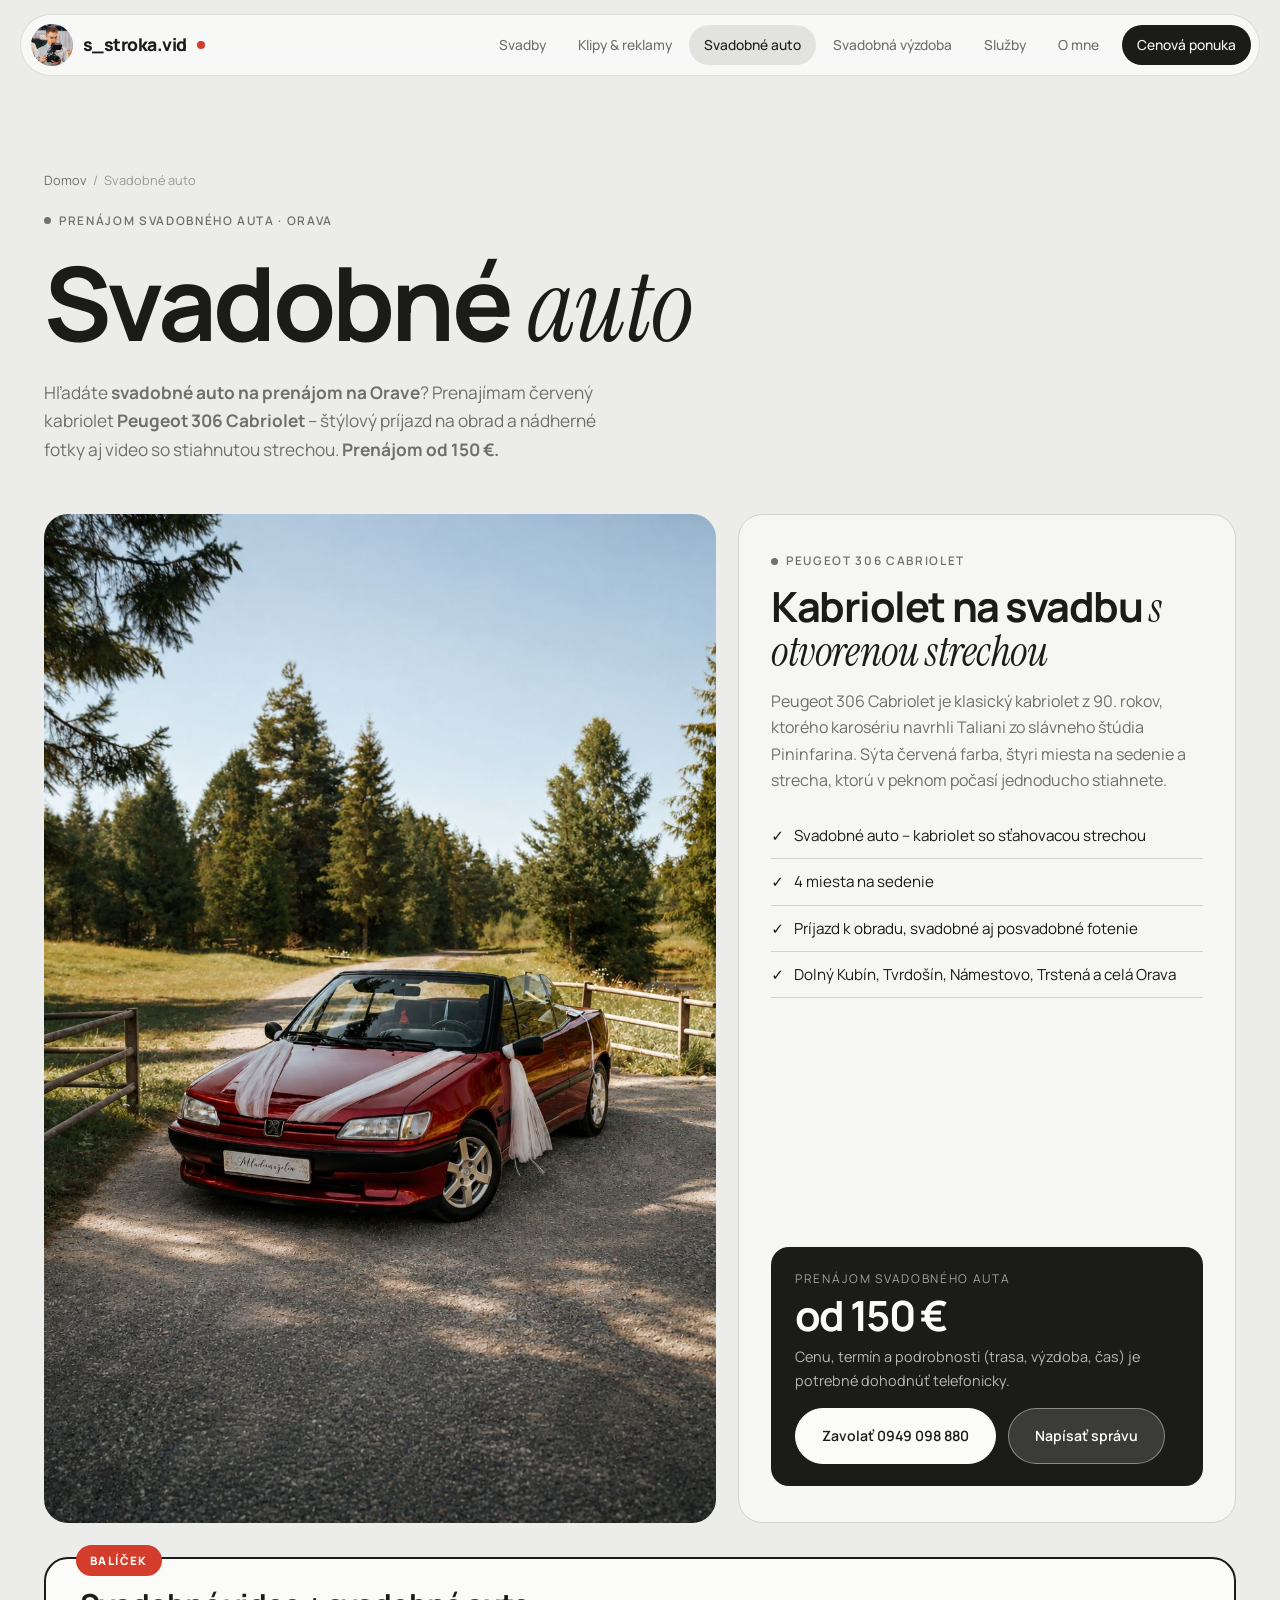
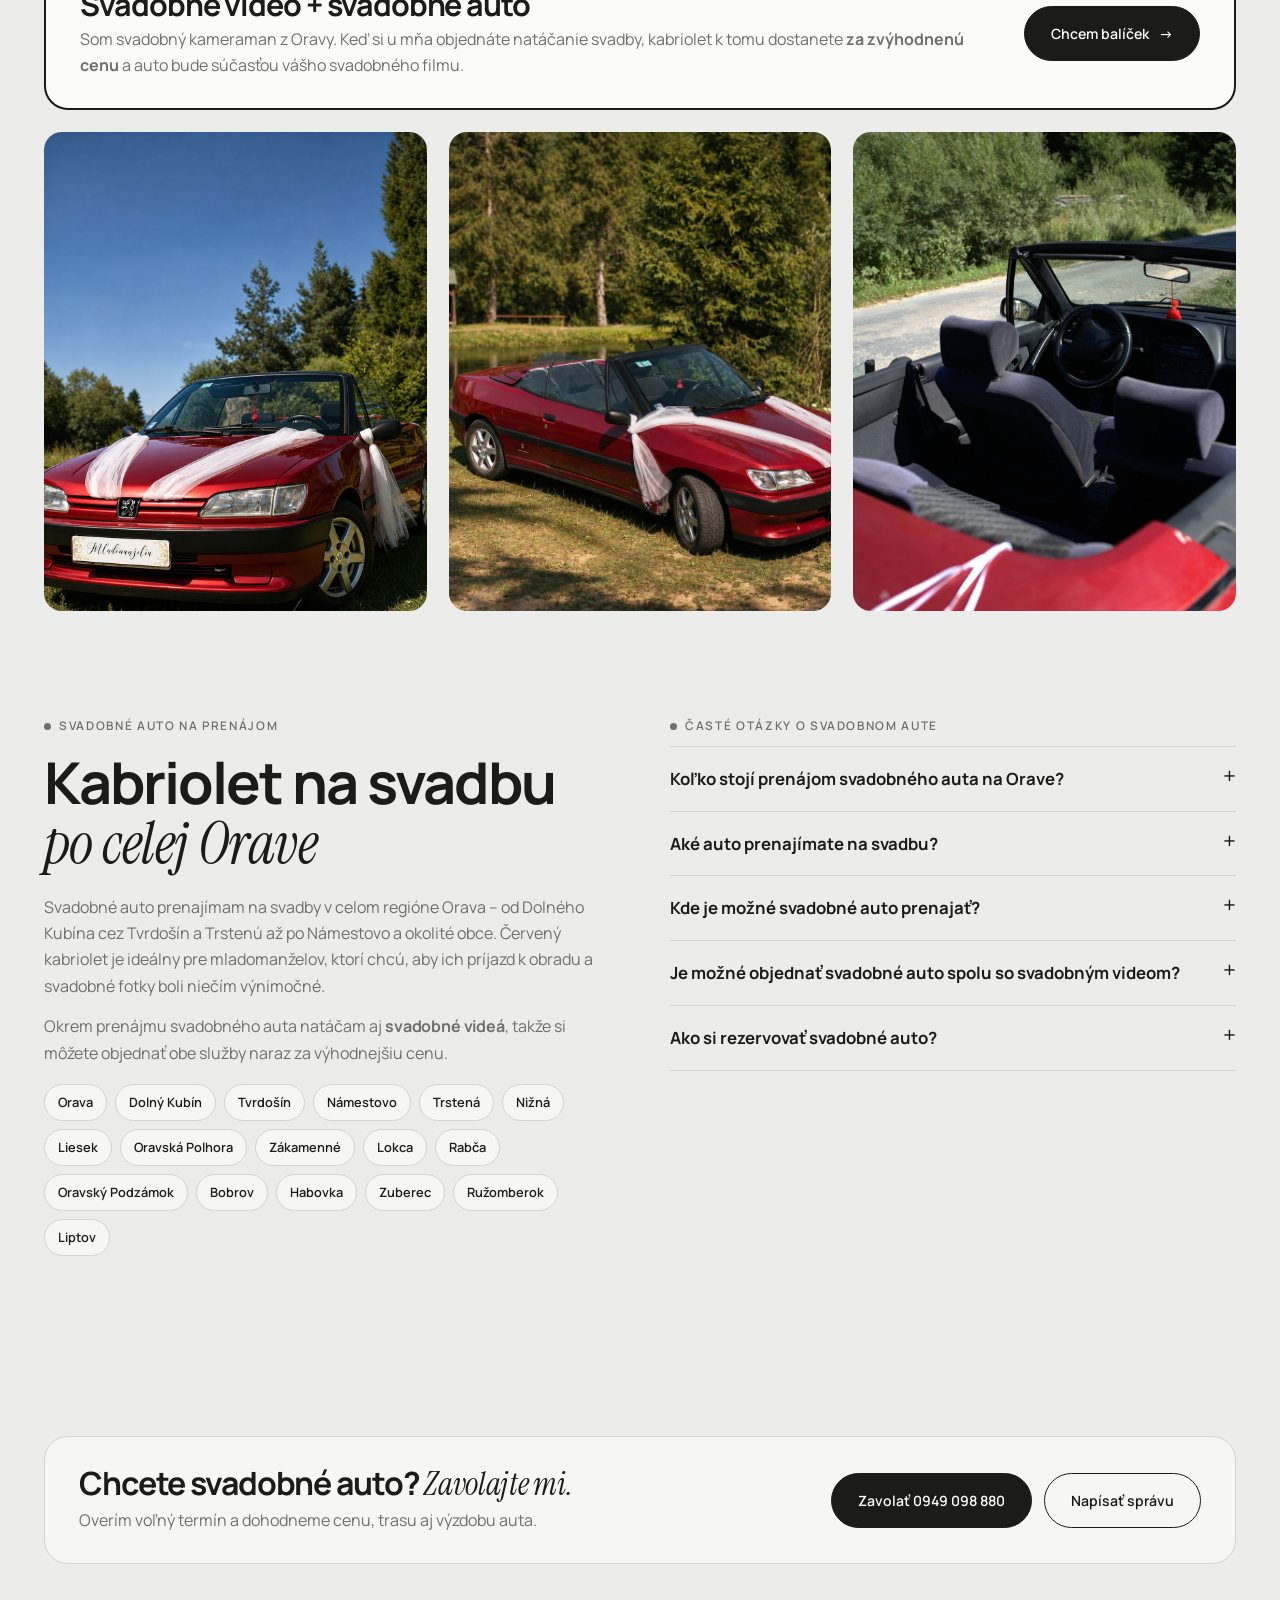
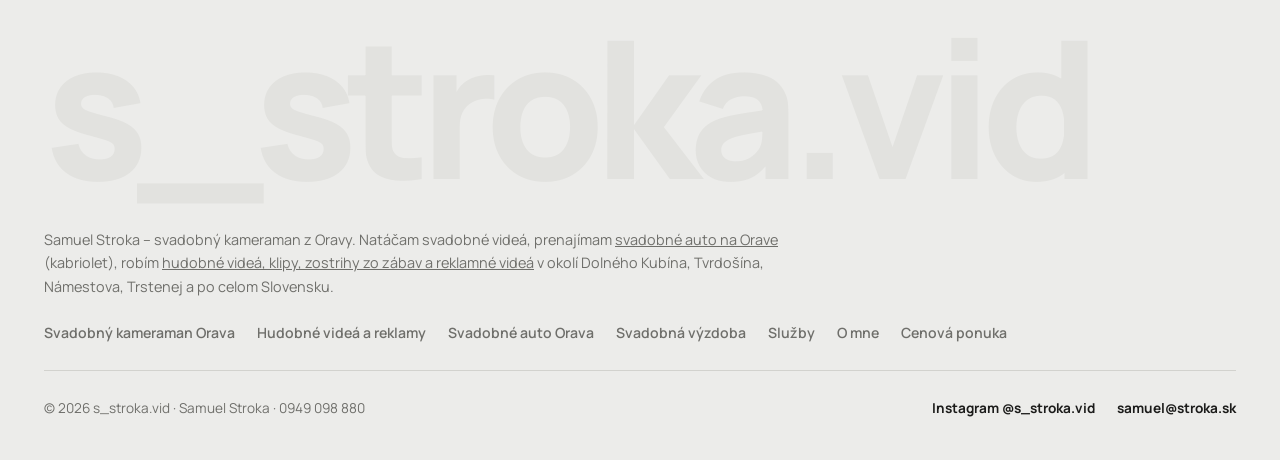
<file: svadobne-auto.html>
<!doctype html>
<html lang="sk">
<head>
<meta charset="utf-8">
<meta name="viewport" content="width=device-width, initial-scale=1">
<title>Svadobné auto Orava – prenájom kabrioletu od 150 € | s_stroka.vid</title>
<meta name="description" content="Svadobné auto na prenájom na Orave – červený kabriolet Peugeot 306 Cabriolet od 150 €. So svadobným videom za zvýhodnenú cenu. Dolný Kubín, Tvrdošín, Námestovo, Trstená.">
<link rel="canonical" href="https://strokavid.sk/svadobne-auto">
<meta name="robots" content="index, follow, max-image-preview:large">
<meta name="author" content="Samuel Stroka">
<meta name="geo.region" content="SK-ZI">
<meta name="geo.placename" content="Orava">
<meta name="theme-color" content="#ececea">
<meta property="og:type" content="website">
<meta property="og:locale" content="sk_SK">
<meta property="og:site_name" content="s_stroka.vid">
<meta property="og:title" content="Svadobné auto Orava – prenájom kabrioletu od 150 € | s_stroka.vid">
<meta property="og:description" content="Svadobné auto na prenájom na Orave – červený kabriolet Peugeot 306 Cabriolet od 150 €. So svadobným videom za zvýhodnenú cenu. Dolný Kubín, Tvrdošín, Námestovo, Trstená.">
<meta property="og:url" content="https://strokavid.sk/svadobne-auto">
<meta property="og:image" content="https://strokavid.sk/auto-3.jpg">
<meta property="og:image:alt" content="Svadobné auto Orava – červený kabriolet Peugeot 306 Cabriolet">
<meta name="twitter:card" content="summary_large_image">
<link rel="icon" href="/samuel-stroka.jpg" type="image/jpeg">
<link rel="apple-touch-icon" href="/samuel-stroka.jpg">
<link rel="preconnect" href="https://fonts.googleapis.com">
<link rel="preconnect" href="https://fonts.gstatic.com" crossorigin>
<link href="https://fonts.googleapis.com/css2?family=Manrope:wght@300;400;500;600;700;800&amp;family=Instrument+Serif:ital@0;1&amp;display=swap" rel="stylesheet">
<link rel="stylesheet" href="/styles.css">
<script type="application/ld+json">{"@context": "https://schema.org", "@graph": [{"@type": "WebPage", "@id": "https://strokavid.sk/svadobne-auto#page", "url": "https://strokavid.sk/svadobne-auto", "name": "Svadobné auto Orava", "description": "Svadobné auto na prenájom na Orave – červený kabriolet Peugeot 306 Cabriolet od 150 €. So svadobným videom za zvýhodnenú cenu. Dolný Kubín, Tvrdošín, Námestovo, Trstená.", "inLanguage": "sk", "isPartOf": {"@id": "https://strokavid.sk/#web"}, "about": {"@id": "https://strokavid.sk/#samuel"}}, {"@type": "Service", "name": "Prenájom svadobného auta – Peugeot 306 Cabriolet", "serviceType": "Prenájom svadobného auta", "provider": {"@id": "https://strokavid.sk/#samuel"}, "areaServed": "Orava", "url": "https://strokavid.sk/svadobne-auto", "image": ["https://strokavid.sk/auto-3.jpg", "https://strokavid.sk/auto-1.jpg", "https://strokavid.sk/auto-2.jpg"], "offers": {"@type": "Offer", "priceCurrency": "EUR", "price": 150, "priceSpecification": {"@type": "PriceSpecification", "minPrice": 150, "priceCurrency": "EUR"}}}, {"@type": "BreadcrumbList", "itemListElement": [{"@type": "ListItem", "position": 1, "name": "Svadobný kameraman Orava", "item": "https://strokavid.sk/"}, {"@type": "ListItem", "position": 2, "name": "Svadobné auto", "item": "https://strokavid.sk/svadobne-auto"}]}, {"@type": "FAQPage", "mainEntity": [{"@type": "Question", "name": "Koľko stojí prenájom svadobného auta na Orave?", "acceptedAnswer": {"@type": "Answer", "text": "Prenájom svadobného kabrioletu Peugeot 306 Cabriolet je od 150 €. Presná cena závisí od termínu, trasy a dĺžky prenájmu – dohodneme ju telefonicky na čísle 0949 098 880."}}, {"@type": "Question", "name": "Aké auto prenajímate na svadbu?", "acceptedAnswer": {"@type": "Answer", "text": "Červený kabriolet Peugeot 306 Cabriolet so sťahovacou strechou a štyrmi miestami na sedenie. Karosériu navrhli Taliani zo štúdia Pininfarina. Je ideálny na príjazd k obradu aj na svadobné a posvadobné fotenie."}}, {"@type": "Question", "name": "Kde je možné svadobné auto prenajať?", "acceptedAnswer": {"@type": "Answer", "text": "Na celej Orave – v okolí Dolného Kubína, Tvrdošína, Námestova, Trstenej, Nižnej a ďalších obcí. Prenájom mimo Oravy je možný po dohode."}}, {"@type": "Question", "name": "Je možné objednať svadobné auto spolu so svadobným videom?", "acceptedAnswer": {"@type": "Answer", "text": "Áno. Keď si u mňa objednáte natáčanie svadby, kabriolet dostanete za zvýhodnenú cenu a auto bude zároveň súčasťou vášho svadobného filmu."}}, {"@type": "Question", "name": "Ako si rezervovať svadobné auto?", "acceptedAnswer": {"@type": "Answer", "text": "Zavolajte mi na 0949 098 880 alebo vyplňte formulár. Termíny cez svadobnú sezónu sa rýchlo míňajú, preto odporúčam ozvať sa čo najskôr."}}]}]}</script>
</head>
<body>

<header>
  <div class="nav">
    <a href="/" class="logo" aria-label="s_stroka.vid – svadobný kameraman Orava"><img src="/samuel-stroka.jpg" alt="Samuel Stroka – kameraman Orava" width="42" height="42">s_stroka.vid <i></i></a>
    <nav class="links" aria-label="Hlavné menu">
      <a href="/">Svadby</a>
      <a href="/klipy-a-reklamy">Klipy & reklamy</a>
      <a href="/svadobne-auto" class="active" aria-current="page">Svadobné auto</a>
      <a href="/svadobna-vyzdoba">Svadobná výzdoba</a>
      <a href="/sluzby">Služby</a>
      <a href="/o-mne">O mne</a>
      <a href="/cenova-ponuka" class="cta-link">Cenová ponuka</a>
    </nav>
    <button class="burger" id="burger" aria-label="Menu"><span></span><span></span></button>
  </div>
</header>

<main>
<div class="page">
  <div class="page-head">
    <div class="wrap">
      <nav class="crumbs" aria-label="Navigácia"><a href="/">Domov</a><span>/</span>Svadobné auto</nav>
      <div class="tag">Prenájom svadobného auta · Orava</div>
      <h1>Svadobné <span class="it">auto</span></h1>
      <p>Hľadáte <strong>svadobné auto na prenájom na Orave</strong>? Prenajímam červený kabriolet <strong>Peugeot 306 Cabriolet</strong> – štýlový príjazd na obrad a nádherné fotky aj video so stiahnutou strechou. <strong>Prenájom od 150 €.</strong></p>
    </div>
  </div>
  <section style="padding-top:0">
    <div class="wrap">
      <div class="car-grid">
        <div class="car-main reveal"><img src="/auto-3.jpg" alt="Svadobné auto Orava – červený kabriolet Peugeot 306 Cabriolet na prenájom" fetchpriority="high"></div>
        <div class="car-info reveal">
          <div class="tag">Peugeot 306 Cabriolet</div>
          <h2>Kabriolet na svadbu <span class="it">s otvorenou strechou</span></h2>
          <p>Peugeot 306 Cabriolet je klasický kabriolet z 90. rokov, ktorého karosériu navrhli Taliani zo slávneho štúdia Pininfarina. Sýta červená farba, štyri miesta na sedenie a strecha, ktorú v peknom počasí jednoducho stiahnete.</p>
          <ul class="car-list">
            <li>Svadobné auto – kabriolet so sťahovacou strechou</li>
            <li>4 miesta na sedenie</li>
            <li>Príjazd k obradu, svadobné aj posvadobné fotenie</li>
            <li>Dolný Kubín, Tvrdošín, Námestovo, Trstená a celá Orava</li>
          </ul>
          <div class="price-box">
            <small>Prenájom svadobného auta</small>
            <b>od 150 €</b>
            <p>Cenu, termín a podrobnosti (trasa, výzdoba, čas) je potrebné dohodnúť telefonicky.</p>
            <div class="hero-btns">
              <a href="tel:+421949098880" class="btn light">Zavolať 0949 098 880</a>
              <a href="/cenova-ponuka?typ=Svadba&amp;auto=1" class="btn glass">Napísať správu</a>
            </div>
          </div>
        </div>
      </div>
      <div class="bundle reveal">
        <div class="bdg">Balíček</div>
        <div>
          <h3>Svadobné video + svadobné auto</h3>
          <p>Som svadobný kameraman z Oravy. Keď si u mňa objednáte natáčanie svadby, kabriolet k tomu dostanete <strong>za zvýhodnenú cenu</strong> a auto bude súčasťou vášho svadobného filmu.</p>
        </div>
        <a href="/cenova-ponuka?typ=Svadba&amp;auto=balik" class="btn">Chcem balíček <span class="ar">→</span></a>
      </div>
      <div class="car-gallery">
        <a class="reveal" href="/auto-1.jpg" target="_blank" rel="noopener"><img src="/auto-1.jpg" alt="Svadobné auto na prenájom Orava – kabriolet s bielou výzdobou" loading="lazy"></a>
        <a class="reveal" href="/auto-2.jpg" target="_blank" rel="noopener"><img src="/auto-2.jpg" alt="Červený svadobný kabriolet pri jazierku na Orave" loading="lazy"></a>
        <a class="reveal" href="/auto-4.jpg" target="_blank" rel="noopener"><img src="/auto-4.jpg" alt="Interiér svadobného kabrioletu Peugeot 306" loading="lazy"></a>
      </div>
    </div>
  </section>
  <section style="padding-top:0">
    <div class="wrap seo-text">
      <div class="reveal">
        <div class="tag">Svadobné auto na prenájom</div>
        <h2>Kabriolet na svadbu <span class="it">po celej Orave</span></h2>
        <p>Svadobné auto prenajímam na svadby v celom regióne Orava – od Dolného Kubína cez Tvrdošín a Trstenú až po Námestovo a okolité obce. Červený kabriolet je ideálny pre mladomanželov, ktorí chcú, aby ich príjazd k obradu a svadobné fotky boli niečím výnimočné.</p>
        <p>Okrem prenájmu svadobného auta natáčam aj <a href="/" class="handle">svadobné videá</a>, takže si môžete objednať obe služby naraz za výhodnejšiu cenu.</p>
        <div class="towns"><span>Orava</span><span>Dolný Kubín</span><span>Tvrdošín</span><span>Námestovo</span><span>Trstená</span><span>Nižná</span><span>Liesek</span><span>Oravská Polhora</span><span>Zákamenné</span><span>Lokca</span><span>Rabča</span><span>Oravský Podzámok</span><span>Bobrov</span><span>Habovka</span><span>Zuberec</span><span>Ružomberok</span><span>Liptov</span></div>
      </div>
      <div class="faq lp-faq reveal">
        <div class="tag" style="margin-bottom:10px">Časté otázky o svadobnom aute</div>
        <details><summary>Koľko stojí prenájom svadobného auta na Orave?</summary><p>Prenájom svadobného kabrioletu Peugeot 306 Cabriolet je od 150 €. Presná cena závisí od termínu, trasy a dĺžky prenájmu – dohodneme ju telefonicky na čísle 0949 098 880.</p></details><details><summary>Aké auto prenajímate na svadbu?</summary><p>Červený kabriolet Peugeot 306 Cabriolet so sťahovacou strechou a štyrmi miestami na sedenie. Karosériu navrhli Taliani zo štúdia Pininfarina. Je ideálny na príjazd k obradu aj na svadobné a posvadobné fotenie.</p></details><details><summary>Kde je možné svadobné auto prenajať?</summary><p>Na celej Orave – v okolí Dolného Kubína, Tvrdošína, Námestova, Trstenej, Nižnej a ďalších obcí. Prenájom mimo Oravy je možný po dohode.</p></details><details><summary>Je možné objednať svadobné auto spolu so svadobným videom?</summary><p>Áno. Keď si u mňa objednáte natáčanie svadby, kabriolet dostanete za zvýhodnenú cenu a auto bude zároveň súčasťou vášho svadobného filmu.</p></details><details><summary>Ako si rezervovať svadobné auto?</summary><p>Zavolajte mi na 0949 098 880 alebo vyplňte <a href="/cenova-ponuka?typ=Svadba&amp;auto=1" class="handle">formulár</a>. Termíny cez svadobnú sezónu sa rýchlo míňajú, preto odporúčam ozvať sa čo najskôr.</p></details>
      </div>
    </div>
  </section>
</div>
</main>

<footer>
  <div class="wrap">
    <div class="callband">
      <div>
        <h2 style="font-size:clamp(1.4rem,2.8vw,2rem)">Chcete svadobné auto? <span class="it">Zavolajte mi.</span></h2>
        <p>Overím voľný termín a dohodneme cenu, trasu aj výzdobu auta.</p>
      </div>
      <div class="hero-btns">
        <a href="tel:+421949098880" class="btn">Zavolať 0949 098 880</a>
        <a href="/cenova-ponuka" class="btn ghost">Napísať správu</a>
      </div>
    </div>
    <div class="foot-big" aria-hidden="true">s_stroka.vid</div>
    <p style="color:var(--muted);font-size:.9rem;max-width:760px;margin-bottom:22px">Samuel Stroka – svadobný kameraman z Oravy. Natáčam svadobné videá, prenajímam <a href="/svadobne-auto" style="text-decoration:underline">svadobné auto na Orave</a> (kabriolet), robím <a href="/klipy-a-reklamy" style="text-decoration:underline">hudobné videá, klipy, zostrihy zo zábav a reklamné videá</a> v okolí Dolného Kubína, Tvrdošína, Námestova, Trstenej a po celom Slovensku.</p>
    <nav class="foot-nav" aria-label="Odkazy v päte">
      <a href="/">Svadobný kameraman Orava</a>
      <a href="/klipy-a-reklamy">Hudobné videá a reklamy</a>
      <a href="/svadobne-auto">Svadobné auto Orava</a>
      <a href="/svadobna-vyzdoba">Svadobná výzdoba</a>
      <a href="/sluzby">Služby</a>
      <a href="/o-mne">O mne</a>
      <a href="/cenova-ponuka">Cenová ponuka</a>
    </nav>
    <div class="foot">
      <div>© <span id="yr">2026</span> s_stroka.vid · Samuel Stroka · 0949 098 880</div>
      <div class="social">
        <a href="https://www.instagram.com/s_stroka.vid/" target="_blank" rel="noopener">Instagram @s_stroka.vid</a>
        <a href="mailto:samuel@stroka.sk">samuel@stroka.sk</a>
      </div>
    </div>
  </div>
</footer>

<script src="/main.js" defer></script>
</body>
</html>
</file>
<file: styles.css>
:root{
  --bg:#ececea; --bg2:#e2e2df; --card:#f6f6f4; --white:#fbfbfa; --line:#d2d2ce;
  --text:#1b1b1a; --muted:#6f6f6b; --soft:#9a9a95; --dark:#1b1b1a;
  --sans:'Manrope',system-ui,sans-serif; --serif:'Instrument Serif',Georgia,serif;
  --max:1240px; --r:18px;
}
*{box-sizing:border-box;margin:0;padding:0}
body{background:var(--bg);color:var(--text);font-family:var(--sans);line-height:1.65;-webkit-font-smoothing:antialiased;overflow-x:hidden}
img{max-width:100%;display:block}
a{color:inherit;text-decoration:none}
.wrap{max-width:var(--max);margin:0 auto;padding:0 24px}
h1,h2,h3{font-weight:700;letter-spacing:-.035em;line-height:1.02}
.it{font-family:var(--serif);font-style:italic;font-weight:400;letter-spacing:-.01em}
.tag{display:inline-flex;align-items:center;gap:8px;font-size:.74rem;font-weight:600;letter-spacing:.14em;text-transform:uppercase;color:var(--muted)}
.tag::before{content:"";width:7px;height:7px;border-radius:50%;background:currentColor}
.handle{font-weight:700;letter-spacing:-.01em}
.btn{display:inline-flex;align-items:center;gap:10px;padding:15px 26px;border-radius:999px;background:var(--dark);color:var(--white);font-family:var(--sans);font-size:.88rem;font-weight:600;border:1px solid var(--dark);cursor:pointer;transition:.3s}
.btn:hover{background:transparent;color:var(--dark)}
.btn.ghost{background:transparent;color:var(--dark)}
.btn.ghost:hover{background:var(--dark);color:var(--white)}
.btn.light{background:var(--white);color:var(--dark);border-color:var(--white)}
.btn.light:hover{background:transparent;color:var(--white)}
.btn.glass{background:rgba(255,255,255,.14);color:#fff;border-color:rgba(255,255,255,.4);backdrop-filter:blur(8px)}
.btn.glass:hover{background:#fff;color:var(--dark)}
.btn .ar{transition:transform .3s}
.btn:hover .ar{transform:translateX(4px)}

/* NAV */
header{position:fixed;top:14px;left:0;right:0;z-index:50;padding:0 14px}
.nav{max-width:var(--max);margin:0 auto;display:flex;align-items:center;justify-content:space-between;height:62px;padding:0 8px 0 10px;background:rgba(251,251,250,.82);backdrop-filter:blur(14px);-webkit-backdrop-filter:blur(14px);border:1px solid rgba(210,210,206,.7);border-radius:999px}
.logo{font-weight:800;font-size:1.1rem;letter-spacing:-.03em;display:flex;align-items:center;gap:10px}
.logo img{width:42px;height:42px;border-radius:50%;object-fit:cover}
.logo i{width:8px;height:8px;border-radius:50%;background:#d43c2c;display:inline-block;animation:rec 1.6s infinite}
@keyframes rec{50%{opacity:.25}}
.links{display:flex;gap:2px;align-items:center}
.links a{font-size:.86rem;font-weight:500;color:var(--muted);padding:9px 15px;border-radius:999px;transition:.25s}
.links a:hover{color:var(--text);background:var(--bg)}
.links a.active{background:var(--bg2);color:var(--text)}
.links a.cta-link{background:var(--dark);color:var(--white);margin-left:6px}
.links a.cta-link:hover,.links a.cta-link.active{background:#000;color:#fff}
.burger{display:none;background:none;border:0;width:44px;height:44px;position:relative;cursor:pointer}
.burger span{position:absolute;left:12px;right:12px;height:1.5px;background:var(--text);transition:.3s}
.burger span:nth-child(1){top:17px}.burger span:nth-child(2){top:26px}
.menu-open .burger span:nth-child(1){top:21px;transform:rotate(45deg)}
.menu-open .burger span:nth-child(2){top:21px;transform:rotate(-45deg)}

/* PAGES */
html{scroll-behavior:smooth}
.page{display:block;animation:fade .55s ease}
#ukazky{scroll-margin-top:90px}
@keyframes fade{from{opacity:0;transform:translateY(14px)}to{opacity:1;transform:none}}
section{padding:100px 0}
.page-head{padding:170px 0 50px}
.page-head h1{font-size:clamp(3rem,8vw,6.6rem);margin-top:18px}
.page-head p{color:var(--muted);max-width:560px;margin-top:20px;font-size:1.08rem}
.page-nav{display:flex;gap:10px;flex-wrap:wrap;margin-top:30px}
.chip{padding:10px 18px;border-radius:999px;border:1px solid var(--line);font-size:.85rem;font-weight:600;transition:.25s;background:var(--card)}
.chip:hover{border-color:var(--dark)}

.hero{padding:170px 0 70px}

.hero-row{display:flex;justify-content:space-between;align-items:end;gap:30px;flex-wrap:wrap;border-top:1px solid var(--line);padding-top:30px}
.hero-row p{max-width:460px;color:var(--muted);font-size:1.08rem}
.hero-btns{display:flex;gap:12px;flex-wrap:wrap}

/* VIDEO KARTY */
.grid3{display:grid;grid-template-columns:repeat(3,1fr);gap:22px}
.grid2{display:grid;grid-template-columns:repeat(2,1fr);gap:22px}
.vid{cursor:pointer}
.vid .thumb{position:relative;aspect-ratio:16/10;border-radius:var(--r);overflow:hidden;background:var(--bg2)}
.vid.big .thumb{aspect-ratio:16/8}
.vid.vert .thumb{aspect-ratio:9/16}
.vid .thumb iframe{position:absolute;inset:0;width:100%;height:100%;border:0;background:#000}
.vid.playing{cursor:default}
.vid.playing .thumb img{transform:none}
.vid .yt{display:none;font-size:.78rem;font-weight:600;color:var(--muted);margin-top:6px}
.vid.playing .yt{display:inline-block}
.vid .yt:hover{color:var(--text);text-decoration:underline}
.vid .thumb img{width:100%;height:100%;object-fit:cover;color:transparent;transition:transform 1s ease}
.vid:hover .thumb img{transform:scale(1.05)}
.vid .play{position:absolute;right:14px;bottom:14px;width:50px;height:50px;border-radius:50%;background:rgba(251,251,250,.92);display:flex;align-items:center;justify-content:center;transition:.3s}
.vid.big .play{width:84px;height:84px;right:auto;bottom:auto;top:50%;left:50%;transform:translate(-50%,-50%)}
.vid .play::after{content:"";border-left:12px solid var(--dark);border-top:8px solid transparent;border-bottom:8px solid transparent;margin-left:3px}
.vid:hover .play{background:var(--dark)}
.vid:hover .play::after{border-left-color:var(--white)}
.vid .row{display:flex;justify-content:space-between;align-items:baseline;margin-top:14px;gap:12px}
.vid h3{font-size:1.1rem;letter-spacing:-.02em;overflow:hidden;text-overflow:ellipsis;display:-webkit-box;-webkit-line-clamp:2;-webkit-box-orient:vertical}
.vid.big h3{font-size:1.5rem}
.vid small{color:var(--soft);font-size:.78rem;white-space:nowrap;font-weight:600;letter-spacing:.06em;text-transform:uppercase}
.sec-title{display:flex;justify-content:space-between;align-items:end;margin-bottom:40px;gap:20px;flex-wrap:wrap}
.sec-title h2{font-size:clamp(2.4rem,5vw,4rem);margin-top:14px}
.shorts{display:grid;grid-template-columns:1.1fr 1fr 1fr;gap:22px;align-items:end}
.shorts-text h3{font-size:clamp(2rem,4vw,3rem);margin:14px 0 16px}
.shorts-text p{color:var(--muted)}

/* MARQUEE */
.marquee{border-top:1px solid var(--line);border-bottom:1px solid var(--line);overflow:hidden;padding:24px 0;background:var(--card)}
.mq{display:flex;gap:50px;white-space:nowrap;animation:mq 32s linear infinite;width:max-content}
.mq span{font-size:clamp(1.7rem,4vw,2.8rem);font-weight:700;letter-spacing:-.03em}
.mq span.it{color:var(--soft)}
@keyframes mq{to{transform:translateX(-50%)}}

/* O MNE / INTRO */
.me{display:grid;grid-template-columns:auto 1fr;gap:56px;align-items:center;background:var(--card);border:1px solid var(--line);border-radius:calc(var(--r) + 10px);padding:56px}
.avatar{position:relative;width:220px;height:220px;border-radius:50%;padding:6px;background:conic-gradient(from 210deg,#1b1b1a,#9a9a95,#1b1b1a)}
.avatar img{width:100%;height:100%;border-radius:50%;object-fit:cover;border:5px solid var(--card)}
.avatar .rec{position:absolute;bottom:14px;right:14px;background:var(--dark);color:#fff;font-size:.66rem;font-weight:700;letter-spacing:.12em;padding:6px 10px;border-radius:999px;display:flex;align-items:center;gap:6px}
.avatar .rec i{width:7px;height:7px;border-radius:50%;background:#d43c2c;animation:rec 1.6s infinite}
.me h2{font-size:clamp(2rem,4.2vw,3.3rem);margin:16px 0 18px}
.me p{color:var(--muted);margin-bottom:14px;font-size:1.03rem;max-width:640px}
.stats{display:grid;grid-template-columns:repeat(3,1fr);gap:12px;margin-top:30px}
.stat{background:var(--white);border:1px solid var(--line);border-radius:var(--r);padding:22px}
.stat b{display:block;font-size:2.2rem;letter-spacing:-.04em;line-height:1}
.stat span{font-size:.8rem;color:var(--muted)}

/* SLUŽBY */
.cards{display:grid;grid-template-columns:repeat(3,1fr);gap:22px}
.svc{background:var(--card);border:1px solid var(--line);border-radius:var(--r);padding:36px 32px;transition:.35s;display:flex;flex-direction:column}
.svc:hover{background:var(--white);transform:translateY(-4px);box-shadow:0 20px 50px -20px rgba(0,0,0,.15)}
.svc .n{font-family:var(--serif);font-style:italic;font-size:1.5rem;color:var(--soft)}
.svc h3{font-size:1.6rem;margin:26px 0 12px}
.svc p{color:var(--muted);font-size:.95rem;flex:1;margin-bottom:24px}
.svc .more{font-weight:700;font-size:.88rem}
.svc .more:hover{text-decoration:underline}
.pkg{background:var(--card);border:1px solid var(--line);border-radius:var(--r);padding:38px 32px;display:flex;flex-direction:column}
.pkg.feat{background:var(--dark);color:var(--white);border-color:var(--dark)}
.pkg.feat li{color:#b9b9b4;border-color:#3a3a38}
.pkg.feat .btn{background:var(--white);color:var(--dark);border-color:var(--white)}
.pkg.feat .btn:hover{background:transparent;color:var(--white)}
.pkg .label{font-size:.72rem;font-weight:700;letter-spacing:.14em;text-transform:uppercase;opacity:.6}
.pkg h3{font-size:2rem;margin-top:10px}
.pkg .price{font-family:var(--serif);font-style:italic;font-size:1.6rem;margin:4px 0 22px;opacity:.75}
.pkg ul{list-style:none;flex:1;margin-bottom:28px}
.pkg li{padding:11px 0;border-bottom:1px solid var(--line);color:var(--muted);font-size:.93rem;display:flex;gap:10px}
.pkg li::before{content:"✓";font-weight:700}
.steps{display:grid;grid-template-columns:repeat(4,1fr);gap:22px;counter-reset:s}
.step{border-top:1.5px solid var(--dark);padding-top:22px}
.step::before{counter-increment:s;content:"0" counter(s);font-family:var(--serif);font-style:italic;font-size:2.4rem;line-height:1;display:block;margin-bottom:14px;color:var(--soft)}
.step h4{font-size:1.05rem;margin-bottom:6px}
.step p{color:var(--muted);font-size:.92rem}

/* INSTAGRAM */
.ig{background:var(--dark);color:var(--white);border-radius:calc(var(--r) + 10px);padding:70px 60px;display:grid;grid-template-columns:auto 1fr auto;gap:48px;align-items:center}
.ig .avatar{width:150px;height:150px;background:conic-gradient(from 200deg,#feda75,#fa7e1e,#d62976,#962fbf,#4f5bd5,#feda75)}
.ig .avatar img{border-color:var(--dark)}
.ig h2{font-size:clamp(2.2rem,5vw,4.2rem)}
.ig h2 .it{color:#a9a9a4}
.ig p{color:#b9b9b4;margin-top:12px;max-width:520px}

/* KONTAKT */
.contact{display:grid;grid-template-columns:5fr 7fr;gap:60px;align-items:start}
.info-head{display:flex;align-items:center;gap:18px;margin-bottom:22px}
.info-head img{width:72px;height:72px;border-radius:50%;object-fit:cover}
.info-head b{display:block;font-size:1.2rem;letter-spacing:-.02em}
.info-head span{color:var(--muted);font-size:.9rem}
.info-card{background:var(--card);border:1px solid var(--line);border-radius:var(--r);padding:8px 26px}
.info-row{display:flex;justify-content:space-between;align-items:center;padding:18px 0;border-bottom:1px solid var(--line);gap:16px}
.info-row:last-child{border:0}
.info-row span{font-size:.8rem;color:var(--muted);font-weight:500}
.info-row a,.info-row b{font-weight:700;text-align:right}
.info-row a:hover{text-decoration:underline}
form{background:var(--white);border:1px solid var(--line);border-radius:calc(var(--r) + 6px);padding:40px;display:grid;grid-template-columns:1fr 1fr;gap:18px}
form h3{grid-column:1/-1;font-size:1.7rem}
form .lead{grid-column:1/-1;color:var(--muted);font-size:.95rem;margin:-8px 0 6px}
form[hidden]{display:none}
.f-sec{grid-column:1/-1;font-size:.72rem;font-weight:700;letter-spacing:.14em;text-transform:uppercase;color:var(--soft);padding-top:14px;border-top:1px solid var(--line);margin-top:6px}
.tabs-label{font-size:.78rem;font-weight:700;letter-spacing:.14em;text-transform:uppercase;color:var(--muted);margin-bottom:12px}
.tabs{display:grid;grid-template-columns:1fr 1fr;gap:6px;background:var(--bg2);padding:6px;border-radius:22px;margin-bottom:20px}
.tabs button{border:2px solid transparent;background:var(--white);font-family:var(--sans);font-size:clamp(1.05rem,2.4vw,1.35rem);font-weight:800;letter-spacing:-.02em;color:var(--text);padding:22px 16px;border-radius:17px;cursor:pointer;transition:.25s}
.tabs button:hover{border-color:var(--dark)}
.tabs button.on{background:var(--dark);color:var(--white);border-color:var(--dark)}
.tabs button small{display:block;font-size:.72rem;font-weight:500;letter-spacing:0;opacity:.65;margin-top:4px}
.lb-yt{position:absolute;bottom:22px;left:50%;transform:translateX(-50%);color:#fff;font-size:.85rem;font-weight:600;opacity:.8}
.lb-yt:hover{opacity:1;text-decoration:underline}
.f{display:flex;flex-direction:column;gap:7px}
.f.full{grid-column:1/-1}
label{font-size:.78rem;font-weight:600;color:var(--muted)}
input,select,textarea{background:var(--bg);border:1px solid transparent;border-radius:12px;color:var(--text);font-family:var(--sans);font-size:.98rem;padding:14px 16px;outline:none;transition:.25s;-webkit-appearance:none;appearance:none;width:100%}
select{background-image:linear-gradient(45deg,transparent 50%,var(--muted) 50%),linear-gradient(135deg,var(--muted) 50%,transparent 50%);background-position:calc(100% - 20px) 52%,calc(100% - 15px) 52%;background-size:5px 5px;background-repeat:no-repeat}
input:focus,select:focus,textarea:focus{border-color:var(--dark);background:var(--white)}
textarea{resize:vertical;min-height:130px}
.hp{position:absolute;left:-9999px}
.form-msg{grid-column:1/-1;font-size:.93rem;font-weight:600}
.form-msg.ok{color:#2d7a46}.form-msg.err{color:#b8402e}

/* SVADOBNÉ AUTO */
.car-grid{display:grid;grid-template-columns:1.35fr 1fr;gap:22px;align-items:stretch}
.car-main{border-radius:calc(var(--r) + 6px);overflow:hidden;background:var(--bg2);min-height:100%}
.car-main img{width:100%;height:100%;object-fit:cover;object-position:center 62%}
.car-info{background:var(--card);border:1px solid var(--line);border-radius:calc(var(--r) + 6px);padding:36px 32px;display:flex;flex-direction:column}
.car-info h2{font-size:clamp(1.9rem,3.4vw,2.6rem);margin:14px 0 14px}
.car-info p{color:var(--muted);margin-bottom:14px}
.car-list{list-style:none;margin:6px 0 24px}
.car-list li{padding:10px 0;border-bottom:1px solid var(--line);display:flex;gap:10px;font-size:.95rem}
.car-list li::before{content:"✓";font-weight:700}
.price-box{background:var(--dark);color:var(--white);border-radius:var(--r);padding:22px 24px;margin-top:auto}
.price-box small{display:block;font-size:.75rem;letter-spacing:.14em;text-transform:uppercase;opacity:.6}
.price-box b{display:block;font-size:2.6rem;letter-spacing:-.04em;line-height:1.1;margin:4px 0 6px}
.price-box p{color:#b9b9b4;font-size:.9rem;margin:0 0 16px}
.car-gallery{display:grid;grid-template-columns:repeat(3,1fr);gap:22px;margin-top:22px}
.car-gallery a{display:block;border-radius:var(--r);overflow:hidden;aspect-ratio:4/5;background:var(--bg2)}
.car-gallery img{width:100%;height:100%;object-fit:cover;transition:transform 1s ease}
.car-gallery a:hover img{transform:scale(1.04)}
@media (max-width:980px){.car-grid{grid-template-columns:1fr}.car-main{aspect-ratio:3/2}.car-gallery{grid-template-columns:1fr 1fr}}
@media (max-width:520px){.car-gallery{grid-template-columns:1fr}.car-info{padding:28px 22px}}

.bundle{display:grid;grid-template-columns:1fr auto;gap:28px;align-items:center;background:var(--white);border:2px solid var(--dark);border-radius:calc(var(--r) + 6px);padding:30px 34px;margin-top:34px;position:relative}
.bundle .bdg{position:absolute;top:-14px;left:30px;background:#d43c2c;color:#fff;font-size:.72rem;font-weight:800;letter-spacing:.12em;text-transform:uppercase;padding:6px 14px;border-radius:999px}
.bundle .ico{font-size:2.6rem;line-height:1}
.bundle h3{font-size:clamp(1.4rem,2.6vw,1.9rem);margin-bottom:6px}
.bundle p{color:var(--muted);margin:0}
.car-teaser{display:grid;grid-template-columns:1fr 1.1fr;background:var(--dark);color:var(--white);border-radius:calc(var(--r) + 10px);overflow:hidden}
.car-teaser .img{min-height:360px;background:#000}
.car-teaser .img img{width:100%;height:100%;object-fit:cover}
.car-teaser .txt{padding:56px 50px;display:flex;flex-direction:column;justify-content:center}
.car-teaser h2{font-size:clamp(2.2rem,4.6vw,3.6rem);margin:14px 0 16px}
.car-teaser h2 .it{color:#a9a9a4}
.car-teaser p{color:#b9b9b4;margin-bottom:12px}
.car-teaser .price{font-size:1.15rem;font-weight:700;color:#fff;margin:6px 0 22px}
.car-teaser .bdg2{display:inline-block;background:#d43c2c;color:#fff;font-size:.72rem;font-weight:800;letter-spacing:.12em;text-transform:uppercase;padding:6px 12px;border-radius:999px;margin-bottom:14px;width:max-content}
@media (max-width:980px){.bundle{grid-template-columns:1fr;gap:14px;padding:34px 24px 26px}.bundle .ico{display:none}.car-teaser{grid-template-columns:1fr}.car-teaser .img{min-height:0;aspect-ratio:4/3}.car-teaser .txt{padding:34px 26px}}

.partner{display:grid;grid-template-columns:1.2fr 1fr;gap:0;border:1px solid var(--line);border-radius:calc(var(--r) + 10px);overflow:hidden;background:var(--card)}
.partner .txt{padding:52px 48px}
.partner h2{font-size:clamp(2rem,4.2vw,3.2rem);margin:14px 0 16px}
.partner p{color:var(--muted);margin-bottom:14px}
.partner .bdg2{display:inline-block;background:#d43c2c;color:#fff;font-size:.72rem;font-weight:800;letter-spacing:.12em;text-transform:uppercase;padding:6px 12px;border-radius:999px;margin-bottom:14px}
.partner .side{background:#f3ece8;padding:52px 44px;display:flex;flex-direction:column;justify-content:center;border-left:1px solid var(--line)}
.partner .brand{font-family:var(--serif);font-style:italic;font-size:clamp(2.2rem,4vw,3.2rem);line-height:1;color:#7a5c55}
.partner .brand small{display:block;font-family:var(--sans);font-style:normal;font-size:.75rem;letter-spacing:.16em;text-transform:uppercase;color:#a08a84;margin-top:10px}
.partner ul{list-style:none;margin:26px 0 24px}
.partner li{padding:10px 0;border-bottom:1px solid #e3d8d3;display:flex;gap:10px;font-size:.95rem}
.partner li::before{content:"✓";font-weight:700;color:#7a5c55}
@media (max-width:980px){.partner{grid-template-columns:1fr}.partner .txt{padding:34px 26px}.partner .side{padding:34px 26px;border-left:0;border-top:1px solid var(--line)}}

.igcard{max-width:760px;margin:70px auto 0;background:#fff;border:1px solid var(--line);border-radius:calc(var(--r) + 6px);overflow:hidden;box-shadow:0 30px 70px -40px rgba(0,0,0,.35)}
.igcard .bar{display:flex;align-items:center;justify-content:space-between;padding:12px 18px;border-bottom:1px solid #efefef;font-weight:700;font-size:.95rem}
.igcard .bar span{font-family:'Instrument Serif',Georgia,serif;font-style:italic;font-weight:400;font-size:1.35rem}
.igcard .head{display:flex;align-items:center;gap:22px;padding:22px 22px 16px}
.igcard .av{width:92px;height:92px;border-radius:50%;padding:3px;background:conic-gradient(from 200deg,#feda75,#fa7e1e,#d62976,#962fbf,#4f5bd5,#feda75);flex:none}
.igcard .av img{width:100%;height:100%;border-radius:50%;border:3px solid #fff;object-fit:cover}
.igcard .who b{display:block;font-size:1.15rem;letter-spacing:-.01em}
.igcard .who small{display:block;color:#737373;font-size:.85rem;margin:2px 0 10px}
.igcard .who a{display:inline-block;background:#0095f6;color:#fff;font-size:.82rem;font-weight:600;padding:7px 18px;border-radius:8px}
.igcard .who a:hover{background:#1877f2}
.igcard .tabs2{display:flex;justify-content:center;gap:40px;border-top:1px solid #efefef;font-size:.7rem;font-weight:700;letter-spacing:.14em;color:#262626;text-transform:uppercase}
.igcard .tabs2 span{padding:12px 0;border-top:1px solid #262626;margin-top:-1px}
.igcard .grid img{width:100%;display:block}
.igcard .cap{padding:12px 18px;color:#737373;font-size:.8rem;text-align:center}
@media (max-width:520px){.igcard .av{width:72px;height:72px}.igcard .head{gap:16px;padding:18px 16px 14px}}

.helpbox{margin-top:22px;background:var(--dark);color:var(--white);border-radius:var(--r);padding:28px 26px;position:relative;overflow:hidden}
.helpbox::after{content:"?";position:absolute;right:-6px;top:-34px;font-family:var(--serif);font-style:italic;font-size:11rem;line-height:1;color:rgba(255,255,255,.06);pointer-events:none}
.helpbox h3{font-size:1.5rem;margin:12px 0 10px}
.helpbox p{color:#b9b9b4;font-size:.95rem;margin-bottom:18px}
.helpbox .btn{background:var(--white);color:var(--dark);border-color:var(--white)}
.helpbox .btn:hover{background:transparent;color:var(--white)}
.helpbox small{display:block;color:#8d8d88;font-size:.78rem;margin-top:12px}
.callband{display:flex;align-items:center;justify-content:space-between;gap:24px;flex-wrap:wrap;background:var(--card);border:1px solid var(--line);border-radius:calc(var(--r) + 6px);padding:30px 34px;margin-bottom:60px}
.callband h3{font-size:clamp(1.4rem,2.8vw,2rem)}
.callband p{color:var(--muted);margin-top:6px}
.callband .hero-btns{flex:none}
@media (max-width:520px){.callband{padding:26px 22px}}

/* SEO / FAQ */
.seo-text{display:grid;grid-template-columns:1fr 1fr;gap:60px;align-items:start}
.seo-text h2{font-size:clamp(2.2rem,4.6vw,3.6rem);margin:16px 0 20px}
.seo-text p{color:var(--muted);margin-bottom:14px}
.towns{display:flex;flex-wrap:wrap;gap:8px;margin-top:18px}
.towns span{font-size:.8rem;font-weight:600;padding:7px 13px;border:1px solid var(--line);border-radius:999px;background:var(--card)}
.faq details{border-top:1px solid var(--line);padding:18px 0}
.faq details:last-child{border-bottom:1px solid var(--line)}
.faq summary{cursor:pointer;font-weight:700;font-size:1.05rem;list-style:none;display:flex;justify-content:space-between;gap:16px}
.faq summary::after{content:"+";font-weight:400;font-size:1.4rem;line-height:1}
.faq details[open] summary::after{content:"–"}
.faq details p{color:var(--muted);margin-top:10px}
@media (max-width:980px){.seo-text{grid-template-columns:1fr;gap:30px}}

/* PÄTA */
footer{padding:80px 0 40px}
.foot-big{font-size:clamp(3.2rem,15vw,13rem);font-weight:800;letter-spacing:-.06em;line-height:.85;color:var(--bg2);margin-bottom:40px;user-select:none}
.foot{display:flex;justify-content:space-between;align-items:center;gap:20px;flex-wrap:wrap;padding-top:26px;border-top:1px solid var(--line);font-size:.85rem;color:var(--muted)}
.social{display:flex;gap:22px;flex-wrap:wrap}
.social a{font-weight:700;color:var(--text)}
.social a:hover{text-decoration:underline}

/* LIGHTBOX */
.lb{position:fixed;inset:0;z-index:200;background:rgba(20,20,19,.88);backdrop-filter:blur(10px);display:none;align-items:center;justify-content:center;padding:24px}
.lb.open{display:flex}
.lb-frame{width:min(1200px,100%);aspect-ratio:16/9;background:#000;border-radius:var(--r);overflow:hidden;box-shadow:0 40px 100px -30px rgba(0,0,0,.5)}
.lb-frame.vert{width:auto;height:min(86vh,900px);aspect-ratio:9/16}
.lb-frame iframe{width:100%;height:100%;border:0}
.lb-close{position:absolute;top:22px;right:22px;width:50px;height:50px;border-radius:50%;background:var(--white);color:var(--dark);border:0;font-size:1.3rem;cursor:pointer}

.reveal{opacity:0;transform:translateY(26px);transition:.9s cubic-bezier(.2,.7,.2,1)}
.reveal.in{opacity:1;transform:none}

@media (max-width:1180px){
  .links{position:fixed;top:86px;left:14px;right:14px;flex-direction:column;align-items:stretch;background:var(--white);border:1px solid var(--line);border-radius:22px;padding:10px;opacity:0;pointer-events:none;transform:translateY(-8px);transition:.3s}
  .links a{padding:15px 18px;font-size:1rem}
  .links a.cta-link{margin:6px 0 0;text-align:center}
  .menu-open .links{opacity:1;pointer-events:auto;transform:none}
  .burger{display:block}
}
@media (max-width:980px){
  .contact{grid-template-columns:1fr}
  .grid3,.cards{grid-template-columns:1fr}
  .grid2{grid-template-columns:1fr}
  .shorts{grid-template-columns:1fr 1fr}
  .shorts-text{grid-column:1/-1}
  .steps{grid-template-columns:1fr 1fr}
  .me{grid-template-columns:1fr;padding:34px 26px;gap:30px}
  .ig{grid-template-columns:1fr;padding:44px 28px;gap:26px}
  form{grid-template-columns:1fr;padding:26px}
  section{padding:70px 0}
  .hero-inner{padding-bottom:50px}
}
@media (max-width:520px){.steps{grid-template-columns:1fr}.stats{grid-template-columns:1fr 1fr 1fr}.stat{padding:16px}.stat b{font-size:1.6rem}.avatar{width:170px;height:170px}.vid.big .play{width:64px;height:64px}}

/* SEO nadpis H1 v štýle štítku + veľký slogan */
.hero h1.hero-title{font-size:clamp(3rem,9vw,8.4rem);margin:22px 0 34px;font-weight:700;letter-spacing:-.035em;line-height:1}
.lp-faq{max-width:860px}
h1 .it{white-space:nowrap}
/* odkazy v päte */
.foot-nav{display:flex;flex-wrap:wrap;gap:8px 22px;margin-bottom:26px;font-size:.88rem}
.foot-nav a{font-weight:600;color:var(--muted)}
.foot-nav a:hover{color:var(--text);text-decoration:underline}
/* drobečková navigácia */
.crumbs{font-size:.8rem;color:var(--soft);margin-bottom:14px}
.crumbs a{color:var(--muted)}
.crumbs a:hover{color:var(--text);text-decoration:underline}
.crumbs span{margin:0 6px}
</file>
